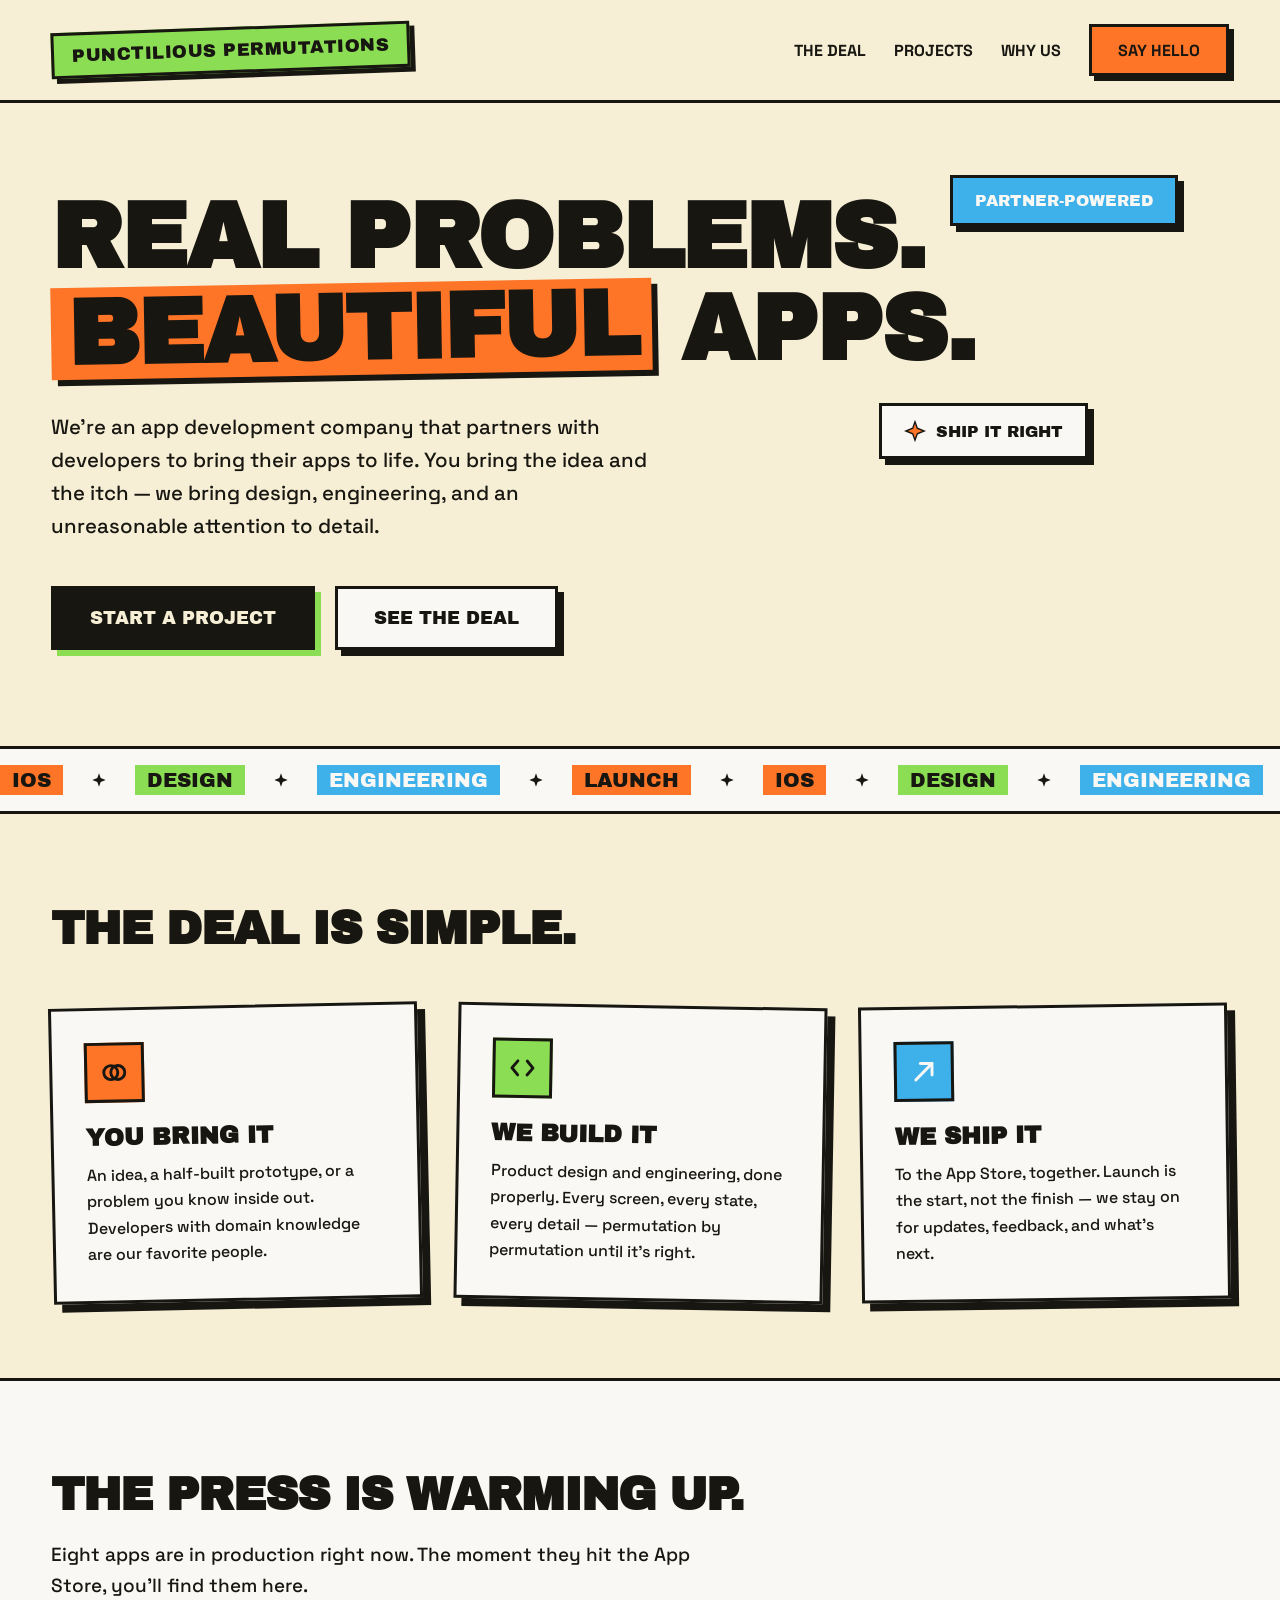
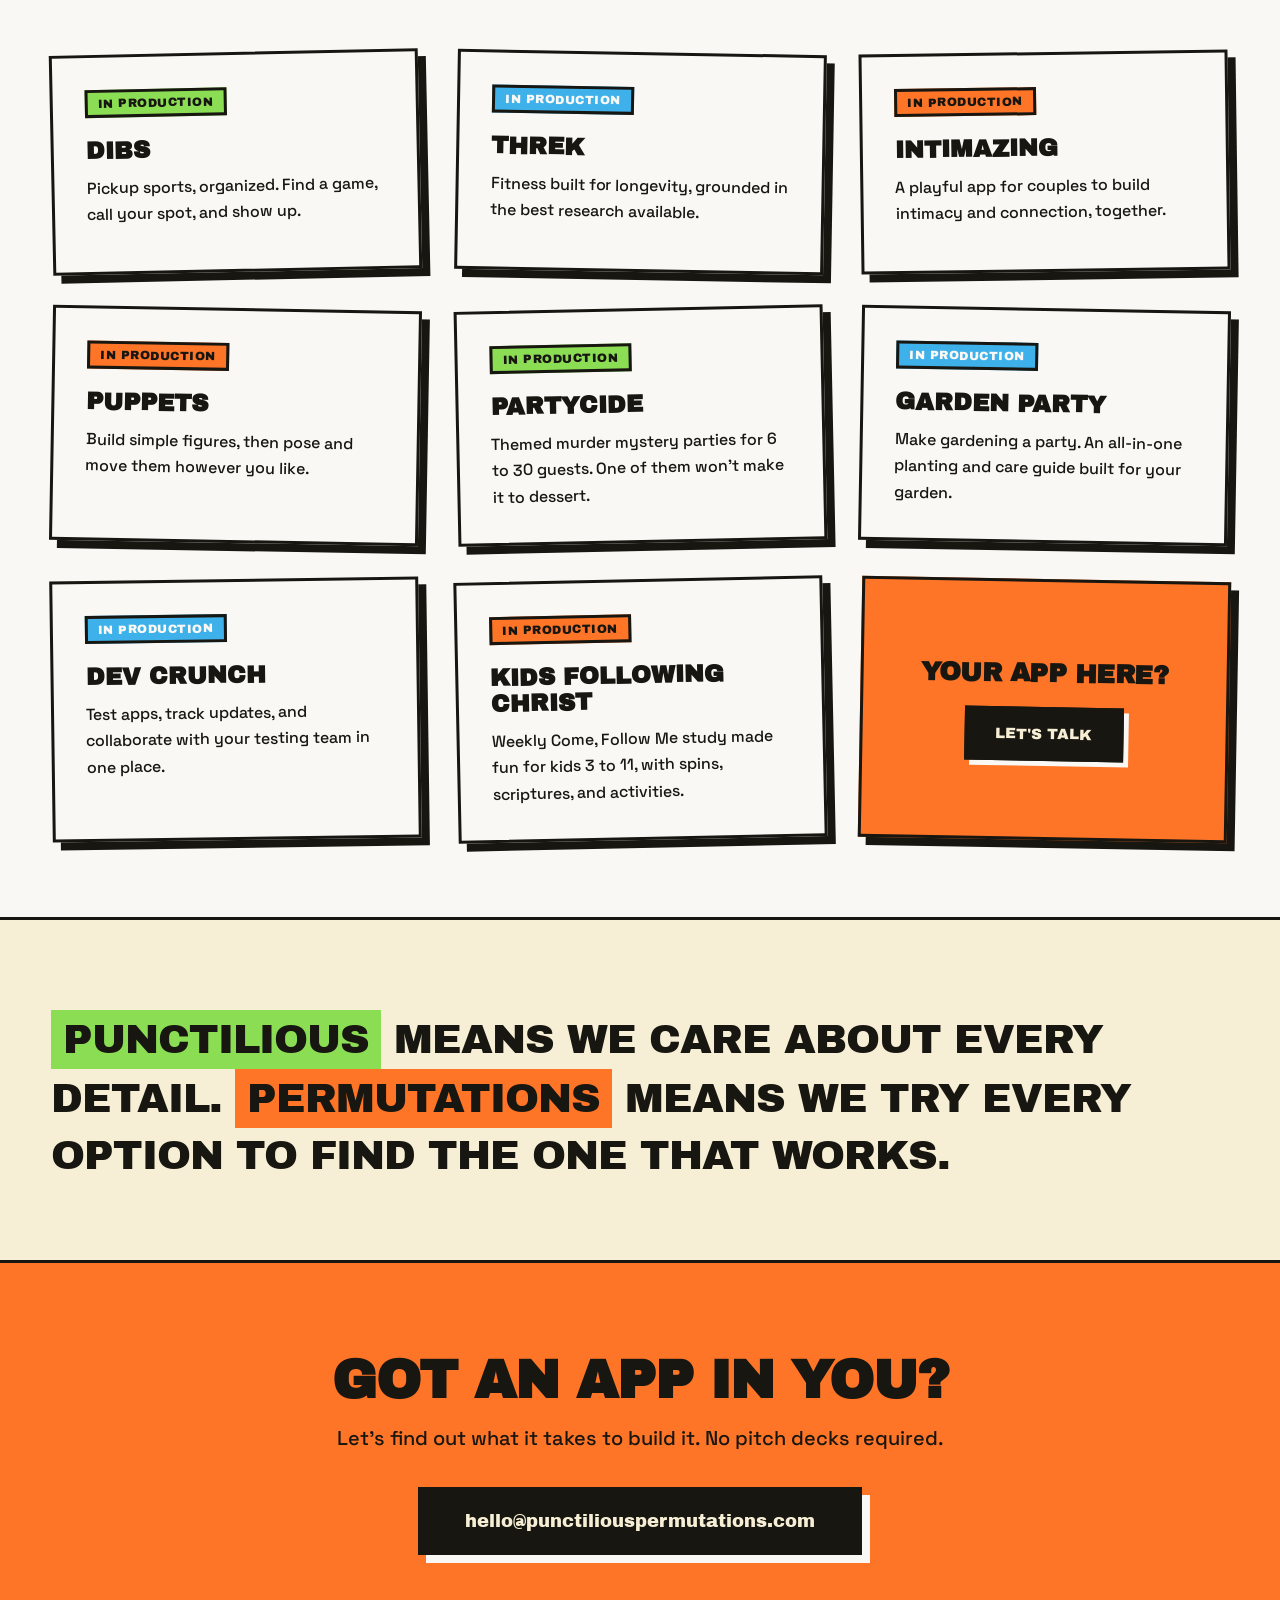
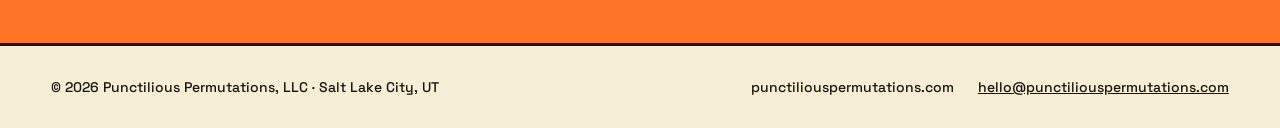
<file: index.html>
<!doctype html>
<html lang="en">
<head>
  <meta charset="utf-8">
  <meta name="viewport" content="width=device-width, initial-scale=1">
  <title>Punctilious Permutations — App Development Company</title>
  <meta name="description" content="Punctilious Permutations is an app development company in Salt Lake City, UT. We partner with developers to bring their apps to life — real problems, beautiful apps.">
  <link rel="canonical" href="https://punctiliouspermutations.com/">
  <meta property="og:title" content="Punctilious Permutations — App Development Company">
  <meta property="og:description" content="We partner with developers to bring their apps to life. Real problems. Beautiful apps.">
  <meta property="og:url" content="https://punctiliouspermutations.com/">
  <meta property="og:type" content="website">
  <meta name="theme-color" content="#f4efdc">
  <link rel="icon" type="image/svg+xml" href="favicon.svg">
  <link rel="preconnect" href="https://fonts.googleapis.com">
  <link rel="preconnect" href="https://fonts.gstatic.com" crossorigin>
  <link rel="stylesheet" href="https://fonts.googleapis.com/css2?family=Archivo+Black&family=Space+Grotesk:wght@400;500;700&display=swap">
  <link rel="stylesheet" href="style.css">
</head>
<body>

<header class="nav">
  <div class="nav-logo">Punctilious Permutations</div>
  <nav class="nav-links" aria-label="Main">
    <a href="#deal">The deal</a>
    <a href="#projects">Projects</a>
    <a href="#why">Why us</a>
    <a class="btn btn-nav" href="#contact">Say hello</a>
  </nav>
</header>

<main>
  <section class="hero">
    <div class="sticker sticker-sky hero-badge-1" aria-hidden="true">Partner-powered</div>
    <div class="sticker sticker-paper hero-badge-2" aria-hidden="true">
      <svg width="22" height="22" viewBox="0 0 24 24" fill="none" xmlns="http://www.w3.org/2000/svg"><path d="M12 2 L14.5 9 L22 12 L14.5 15 L12 22 L9.5 15 L2 12 L9.5 9 Z" fill="var(--orange)" stroke="var(--ink)" stroke-width="1.5"></path></svg>
      <span>Ship it right</span>
    </div>
    <h1>Real problems.<br><span class="highlight highlight-orange tilt">Beautiful</span> apps.</h1>
    <p class="hero-sub">We're an app development company that partners with developers to bring their apps to life. You bring the idea and the itch — we bring design, engineering, and an unreasonable attention to detail.</p>
    <div class="hero-actions">
      <a class="btn btn-dark" href="#contact">Start a project</a>
      <a class="btn btn-light" href="#deal">See the deal</a>
    </div>
  </section>

  <div class="ticker" aria-hidden="true">
    <div class="ticker-track">
      <div class="ticker-row">
        <span class="chip chip-orange">iOS</span><svg class="star" viewBox="0 0 24 24" xmlns="http://www.w3.org/2000/svg"><path d="M12 2 L14.5 9 L22 12 L14.5 15 L12 22 L9.5 15 L2 12 L9.5 9 Z"></path></svg><span class="chip chip-lime">Design</span><svg class="star" viewBox="0 0 24 24" xmlns="http://www.w3.org/2000/svg"><path d="M12 2 L14.5 9 L22 12 L14.5 15 L12 22 L9.5 15 L2 12 L9.5 9 Z"></path></svg><span class="chip chip-sky">Engineering</span><svg class="star" viewBox="0 0 24 24" xmlns="http://www.w3.org/2000/svg"><path d="M12 2 L14.5 9 L22 12 L14.5 15 L12 22 L9.5 15 L2 12 L9.5 9 Z"></path></svg><span class="chip chip-orange">Launch</span><svg class="star" viewBox="0 0 24 24" xmlns="http://www.w3.org/2000/svg"><path d="M12 2 L14.5 9 L22 12 L14.5 15 L12 22 L9.5 15 L2 12 L9.5 9 Z"></path></svg><span class="chip chip-orange">iOS</span><svg class="star" viewBox="0 0 24 24" xmlns="http://www.w3.org/2000/svg"><path d="M12 2 L14.5 9 L22 12 L14.5 15 L12 22 L9.5 15 L2 12 L9.5 9 Z"></path></svg><span class="chip chip-lime">Design</span><svg class="star" viewBox="0 0 24 24" xmlns="http://www.w3.org/2000/svg"><path d="M12 2 L14.5 9 L22 12 L14.5 15 L12 22 L9.5 15 L2 12 L9.5 9 Z"></path></svg><span class="chip chip-sky">Engineering</span><svg class="star" viewBox="0 0 24 24" xmlns="http://www.w3.org/2000/svg"><path d="M12 2 L14.5 9 L22 12 L14.5 15 L12 22 L9.5 15 L2 12 L9.5 9 Z"></path></svg><span class="chip chip-orange">Launch</span><svg class="star" viewBox="0 0 24 24" xmlns="http://www.w3.org/2000/svg"><path d="M12 2 L14.5 9 L22 12 L14.5 15 L12 22 L9.5 15 L2 12 L9.5 9 Z"></path></svg><span class="chip chip-orange">iOS</span><svg class="star" viewBox="0 0 24 24" xmlns="http://www.w3.org/2000/svg"><path d="M12 2 L14.5 9 L22 12 L14.5 15 L12 22 L9.5 15 L2 12 L9.5 9 Z"></path></svg><span class="chip chip-lime">Design</span><svg class="star" viewBox="0 0 24 24" xmlns="http://www.w3.org/2000/svg"><path d="M12 2 L14.5 9 L22 12 L14.5 15 L12 22 L9.5 15 L2 12 L9.5 9 Z"></path></svg><span class="chip chip-sky">Engineering</span><svg class="star" viewBox="0 0 24 24" xmlns="http://www.w3.org/2000/svg"><path d="M12 2 L14.5 9 L22 12 L14.5 15 L12 22 L9.5 15 L2 12 L9.5 9 Z"></path></svg><span class="chip chip-orange">Launch</span><svg class="star" viewBox="0 0 24 24" xmlns="http://www.w3.org/2000/svg"><path d="M12 2 L14.5 9 L22 12 L14.5 15 L12 22 L9.5 15 L2 12 L9.5 9 Z"></path></svg><span class="chip chip-orange">iOS</span><svg class="star" viewBox="0 0 24 24" xmlns="http://www.w3.org/2000/svg"><path d="M12 2 L14.5 9 L22 12 L14.5 15 L12 22 L9.5 15 L2 12 L9.5 9 Z"></path></svg><span class="chip chip-lime">Design</span><svg class="star" viewBox="0 0 24 24" xmlns="http://www.w3.org/2000/svg"><path d="M12 2 L14.5 9 L22 12 L14.5 15 L12 22 L9.5 15 L2 12 L9.5 9 Z"></path></svg><span class="chip chip-sky">Engineering</span><svg class="star" viewBox="0 0 24 24" xmlns="http://www.w3.org/2000/svg"><path d="M12 2 L14.5 9 L22 12 L14.5 15 L12 22 L9.5 15 L2 12 L9.5 9 Z"></path></svg><span class="chip chip-orange">Launch</span><svg class="star" viewBox="0 0 24 24" xmlns="http://www.w3.org/2000/svg"><path d="M12 2 L14.5 9 L22 12 L14.5 15 L12 22 L9.5 15 L2 12 L9.5 9 Z"></path></svg>
      </div>
      <div class="ticker-row">
        <span class="chip chip-orange">iOS</span><svg class="star" viewBox="0 0 24 24" xmlns="http://www.w3.org/2000/svg"><path d="M12 2 L14.5 9 L22 12 L14.5 15 L12 22 L9.5 15 L2 12 L9.5 9 Z"></path></svg><span class="chip chip-lime">Design</span><svg class="star" viewBox="0 0 24 24" xmlns="http://www.w3.org/2000/svg"><path d="M12 2 L14.5 9 L22 12 L14.5 15 L12 22 L9.5 15 L2 12 L9.5 9 Z"></path></svg><span class="chip chip-sky">Engineering</span><svg class="star" viewBox="0 0 24 24" xmlns="http://www.w3.org/2000/svg"><path d="M12 2 L14.5 9 L22 12 L14.5 15 L12 22 L9.5 15 L2 12 L9.5 9 Z"></path></svg><span class="chip chip-orange">Launch</span><svg class="star" viewBox="0 0 24 24" xmlns="http://www.w3.org/2000/svg"><path d="M12 2 L14.5 9 L22 12 L14.5 15 L12 22 L9.5 15 L2 12 L9.5 9 Z"></path></svg><span class="chip chip-orange">iOS</span><svg class="star" viewBox="0 0 24 24" xmlns="http://www.w3.org/2000/svg"><path d="M12 2 L14.5 9 L22 12 L14.5 15 L12 22 L9.5 15 L2 12 L9.5 9 Z"></path></svg><span class="chip chip-lime">Design</span><svg class="star" viewBox="0 0 24 24" xmlns="http://www.w3.org/2000/svg"><path d="M12 2 L14.5 9 L22 12 L14.5 15 L12 22 L9.5 15 L2 12 L9.5 9 Z"></path></svg><span class="chip chip-sky">Engineering</span><svg class="star" viewBox="0 0 24 24" xmlns="http://www.w3.org/2000/svg"><path d="M12 2 L14.5 9 L22 12 L14.5 15 L12 22 L9.5 15 L2 12 L9.5 9 Z"></path></svg><span class="chip chip-orange">Launch</span><svg class="star" viewBox="0 0 24 24" xmlns="http://www.w3.org/2000/svg"><path d="M12 2 L14.5 9 L22 12 L14.5 15 L12 22 L9.5 15 L2 12 L9.5 9 Z"></path></svg><span class="chip chip-orange">iOS</span><svg class="star" viewBox="0 0 24 24" xmlns="http://www.w3.org/2000/svg"><path d="M12 2 L14.5 9 L22 12 L14.5 15 L12 22 L9.5 15 L2 12 L9.5 9 Z"></path></svg><span class="chip chip-lime">Design</span><svg class="star" viewBox="0 0 24 24" xmlns="http://www.w3.org/2000/svg"><path d="M12 2 L14.5 9 L22 12 L14.5 15 L12 22 L9.5 15 L2 12 L9.5 9 Z"></path></svg><span class="chip chip-sky">Engineering</span><svg class="star" viewBox="0 0 24 24" xmlns="http://www.w3.org/2000/svg"><path d="M12 2 L14.5 9 L22 12 L14.5 15 L12 22 L9.5 15 L2 12 L9.5 9 Z"></path></svg><span class="chip chip-orange">Launch</span><svg class="star" viewBox="0 0 24 24" xmlns="http://www.w3.org/2000/svg"><path d="M12 2 L14.5 9 L22 12 L14.5 15 L12 22 L9.5 15 L2 12 L9.5 9 Z"></path></svg><span class="chip chip-orange">iOS</span><svg class="star" viewBox="0 0 24 24" xmlns="http://www.w3.org/2000/svg"><path d="M12 2 L14.5 9 L22 12 L14.5 15 L12 22 L9.5 15 L2 12 L9.5 9 Z"></path></svg><span class="chip chip-lime">Design</span><svg class="star" viewBox="0 0 24 24" xmlns="http://www.w3.org/2000/svg"><path d="M12 2 L14.5 9 L22 12 L14.5 15 L12 22 L9.5 15 L2 12 L9.5 9 Z"></path></svg><span class="chip chip-sky">Engineering</span><svg class="star" viewBox="0 0 24 24" xmlns="http://www.w3.org/2000/svg"><path d="M12 2 L14.5 9 L22 12 L14.5 15 L12 22 L9.5 15 L2 12 L9.5 9 Z"></path></svg><span class="chip chip-orange">Launch</span><svg class="star" viewBox="0 0 24 24" xmlns="http://www.w3.org/2000/svg"><path d="M12 2 L14.5 9 L22 12 L14.5 15 L12 22 L9.5 15 L2 12 L9.5 9 Z"></path></svg>
      </div>
    </div>
  </div>

  <section id="deal" class="section">
    <h2>The deal is simple.</h2>
    <div class="cards">
      <article class="card tilt-l">
        <div class="card-icon icon-orange">
          <svg width="28" height="28" viewBox="0 0 24 24" fill="none" xmlns="http://www.w3.org/2000/svg"><circle cx="9" cy="12" r="6" stroke="var(--ink)" stroke-width="2.5"></circle><circle cx="15" cy="12" r="6" stroke="var(--ink)" stroke-width="2.5"></circle></svg>
        </div>
        <h3>You bring it</h3>
        <p>An idea, a half-built prototype, or a problem you know inside out. Developers with domain knowledge are our favorite people.</p>
      </article>
      <article class="card tilt-r">
        <div class="card-icon icon-lime">
          <svg width="28" height="28" viewBox="0 0 24 24" fill="none" xmlns="http://www.w3.org/2000/svg"><path d="M8 6 L3 12 L8 18" stroke="var(--ink)" stroke-width="2.5" stroke-linecap="round" stroke-linejoin="round"></path><path d="M16 6 L21 12 L16 18" stroke="var(--ink)" stroke-width="2.5" stroke-linecap="round" stroke-linejoin="round"></path></svg>
        </div>
        <h3>We build it</h3>
        <p>Product design and engineering, done properly. Every screen, every state, every detail — permutation by permutation until it's right.</p>
      </article>
      <article class="card tilt-l2">
        <div class="card-icon icon-sky">
          <svg width="28" height="28" viewBox="0 0 24 24" fill="none" xmlns="http://www.w3.org/2000/svg"><path d="M5 19 L19 5" stroke="var(--paper)" stroke-width="2.5" stroke-linecap="round"></path><path d="M9 5 L19 5 L19 15" stroke="var(--paper)" stroke-width="2.5" stroke-linecap="round" stroke-linejoin="round"></path></svg>
        </div>
        <h3>We ship it</h3>
        <p>To the App Store, together. Launch is the start, not the finish — we stay on for updates, feedback, and what's next.</p>
      </article>
    </div>
  </section>

  <section id="projects" class="section section-band">
    <h2>The press is warming up.</h2>
    <p class="section-sub">Eight apps are in production right now. The moment they hit the App Store, you'll find them here.</p>
    <div class="cards">
      <article class="card app-card tilt-l">
        <span class="app-tag tag-lime">In production</span>
        <h3>Dibs</h3>
        <p>Pickup sports, organized. Find a game, call your spot, and show up.</p>
      </article>
      <article class="card app-card tilt-r">
        <span class="app-tag tag-sky">In production</span>
        <h3>Threk</h3>
        <p>Fitness built for longevity, grounded in the best research available.</p>
      </article>
      <article class="card app-card tilt-l2">
        <span class="app-tag tag-orange">In production</span>
        <h3>Intimazing</h3>
        <p>A playful app for couples to build intimacy and connection, together.</p>
      </article>
      <article class="card app-card tilt-r">
        <span class="app-tag tag-orange">In production</span>
        <h3>Puppets</h3>
        <p>Build simple figures, then pose and move them however you like.</p>
      </article>
      <article class="card app-card tilt-l">
        <span class="app-tag tag-lime">In production</span>
        <h3>Partycide</h3>
        <p>Themed murder mystery parties for 6 to 30 guests. One of them won't make it to dessert.</p>
      </article>
      <article class="card app-card tilt-r">
        <span class="app-tag tag-sky">In production</span>
        <h3>Garden Party</h3>
        <p>Make gardening a party. An all-in-one planting and care guide built for your garden.</p>
      </article>
      <article class="card app-card tilt-l2">
        <span class="app-tag tag-sky">In production</span>
        <h3>Dev Crunch</h3>
        <p>Test apps, track updates, and collaborate with your testing team in one place.</p>
      </article>
      <article class="card app-card tilt-l">
        <span class="app-tag tag-orange">In production</span>
        <h3>Kids Following Christ</h3>
        <p>Weekly Come, Follow Me study made fun for kids 3 to 11, with spins, scriptures, and activities.</p>
      </article>
      <div class="card card-orange tilt-r your-app">
        <h3>Your app here?</h3>
        <a class="btn btn-dark btn-small" href="#contact">Let's talk</a>
      </div>
    </div>
  </section>

  <section id="why" class="section">
    <p class="statement">
      <span class="highlight highlight-lime">Punctilious</span> means we care about every detail. <span class="highlight highlight-orange">Permutations</span> means we try every option to find the one that works.
    </p>
  </section>

  <section id="contact" class="contact">
    <h2>Got an app in you?</h2>
    <p>Let's find out what it takes to build it. No pitch decks required.</p>
    <a class="btn btn-dark btn-email" href="mailto:hello@punctiliouspermutations.com">hello@punctiliouspermutations.com</a>
  </section>
</main>

<footer class="footer">
  <div>© 2026 Punctilious Permutations, LLC · Salt Lake City, UT</div>
  <div class="footer-links">
    <span>punctiliouspermutations.com</span>
    <a href="mailto:hello@punctiliouspermutations.com">hello@punctiliouspermutations.com</a>
  </div>
</footer>

</body>
</html>
</file>
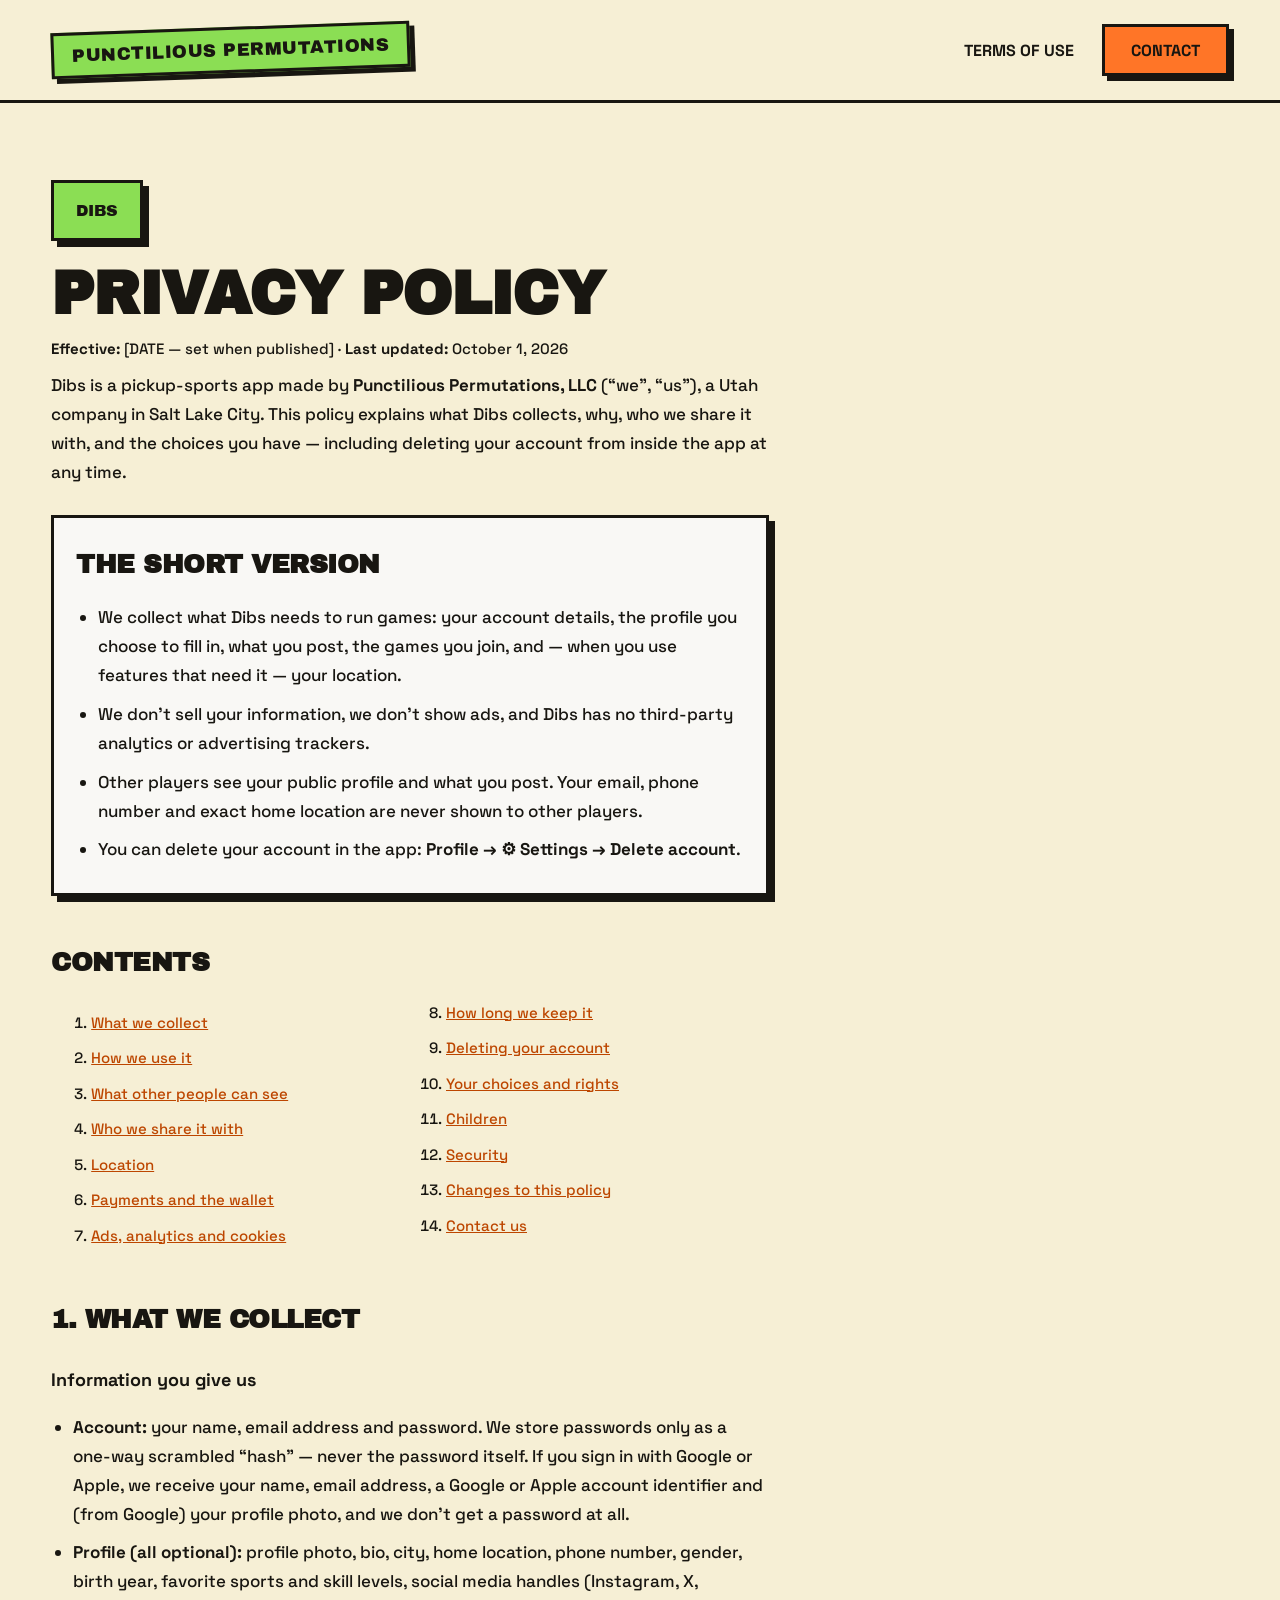
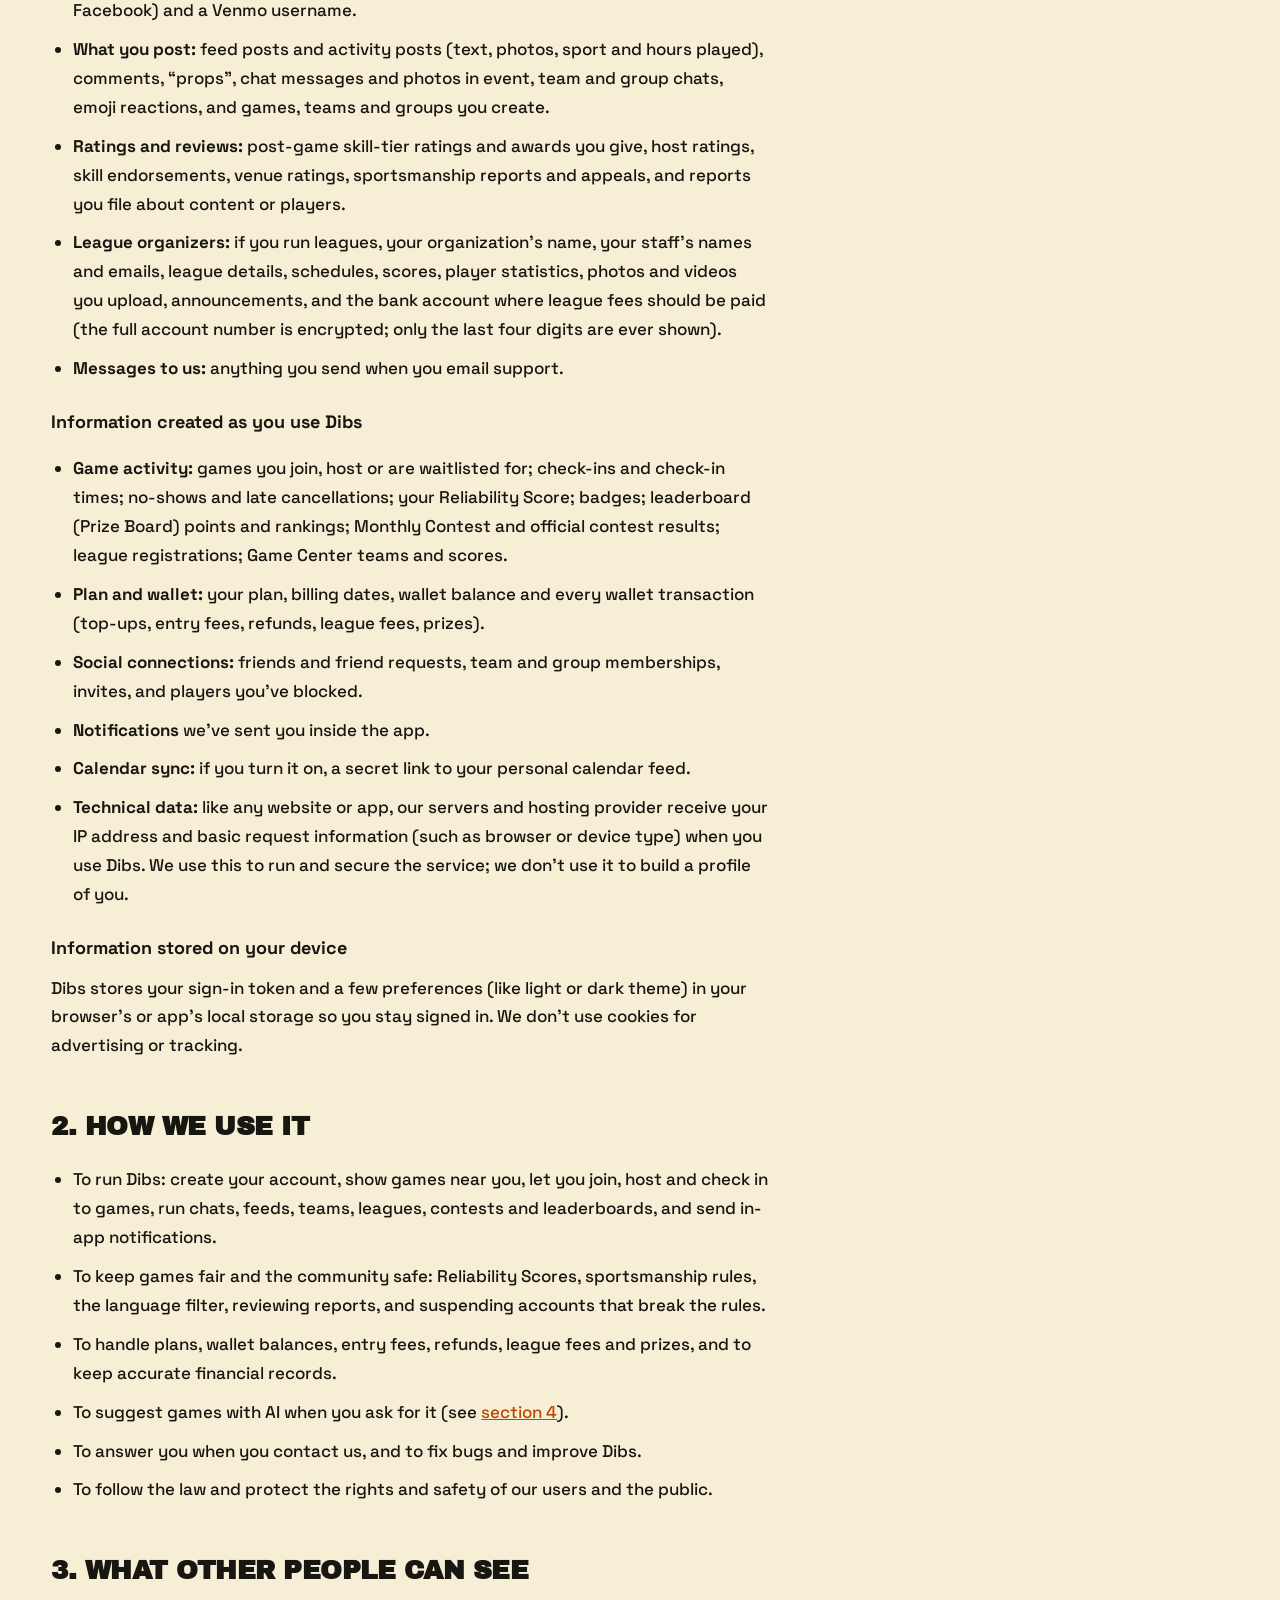
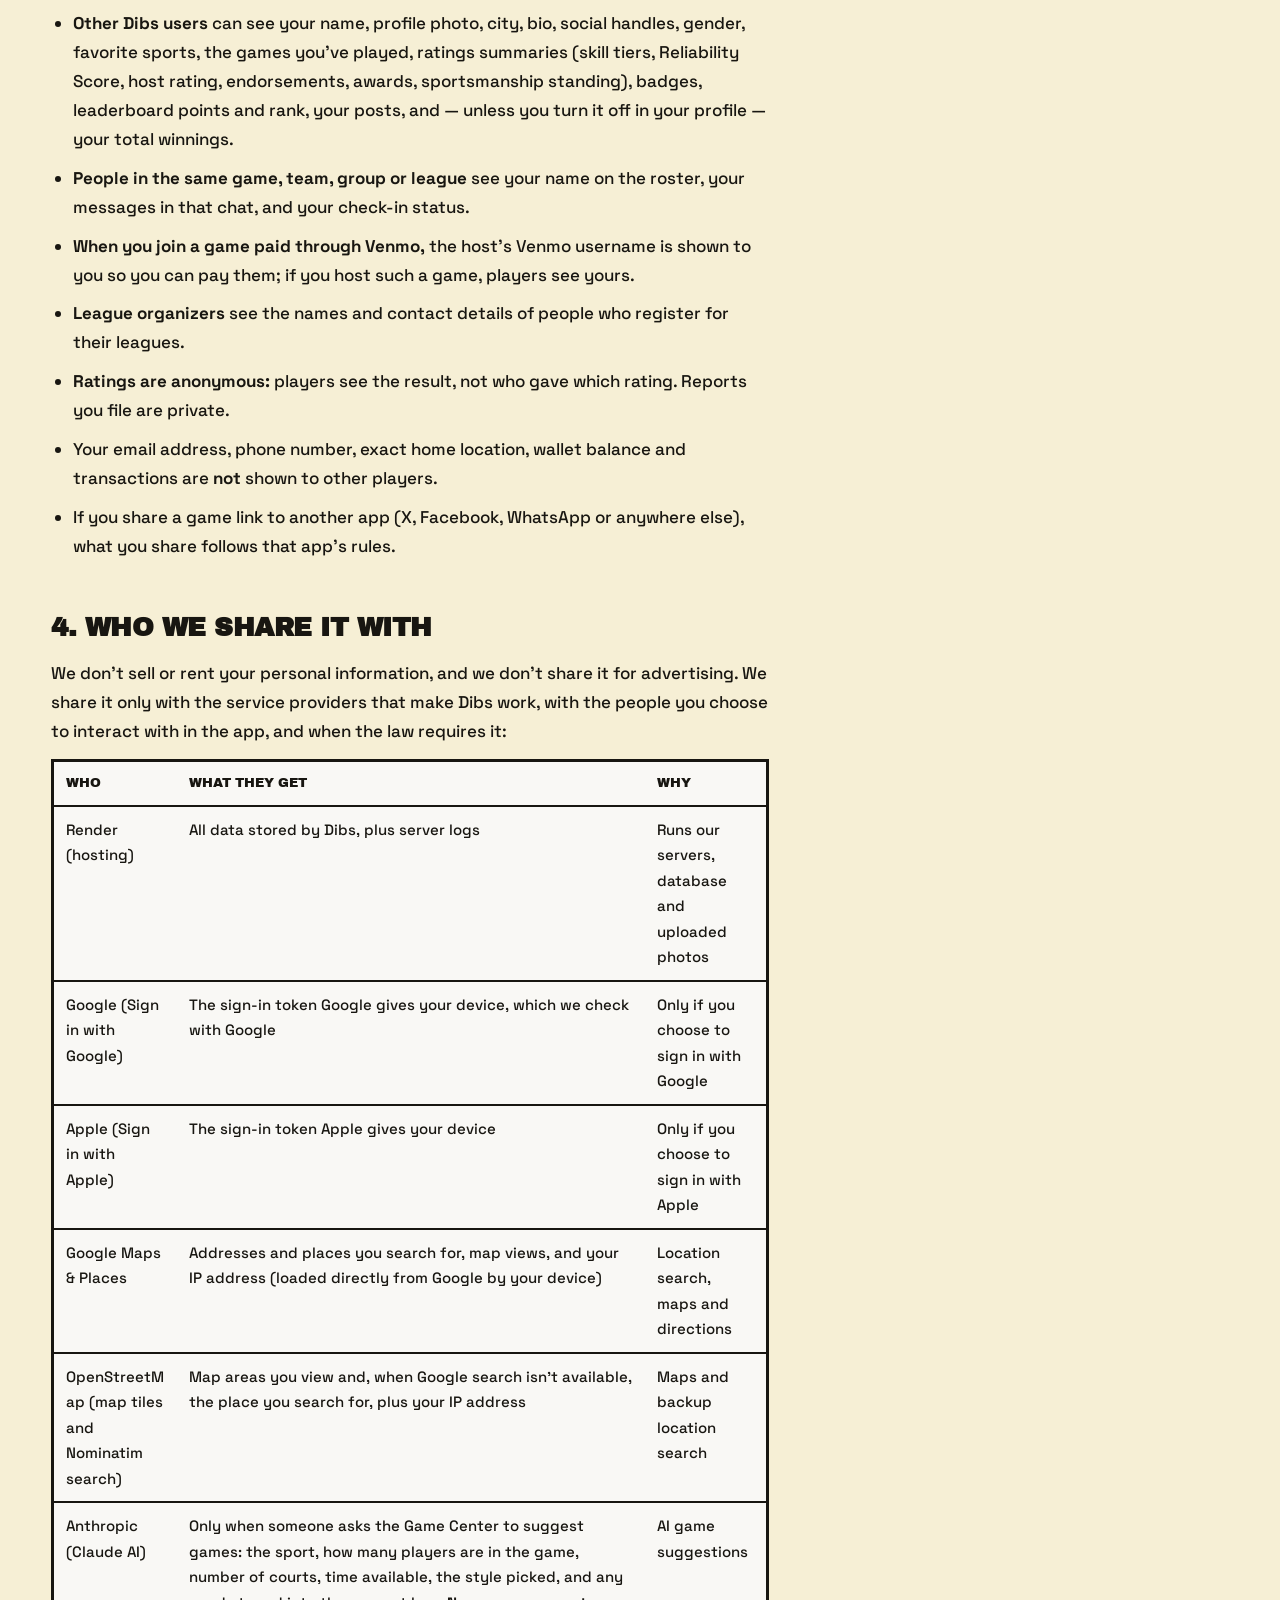
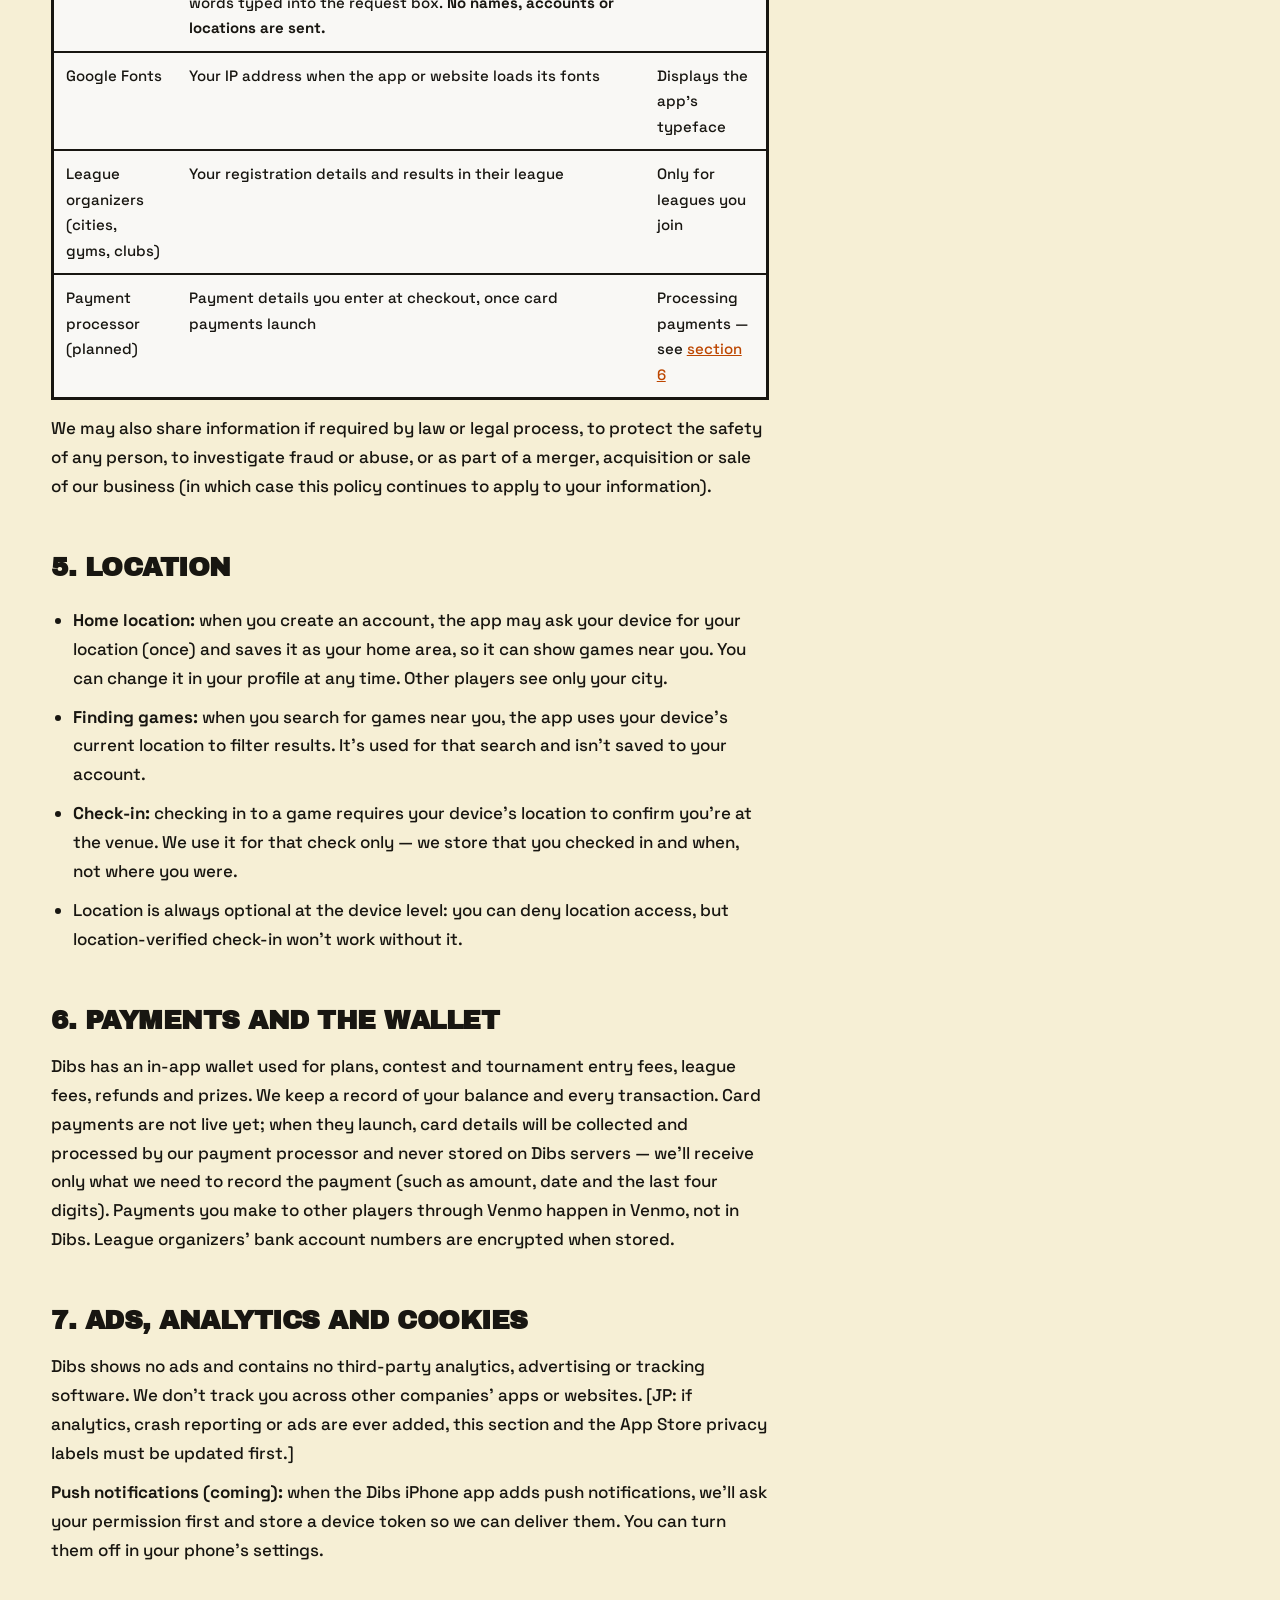
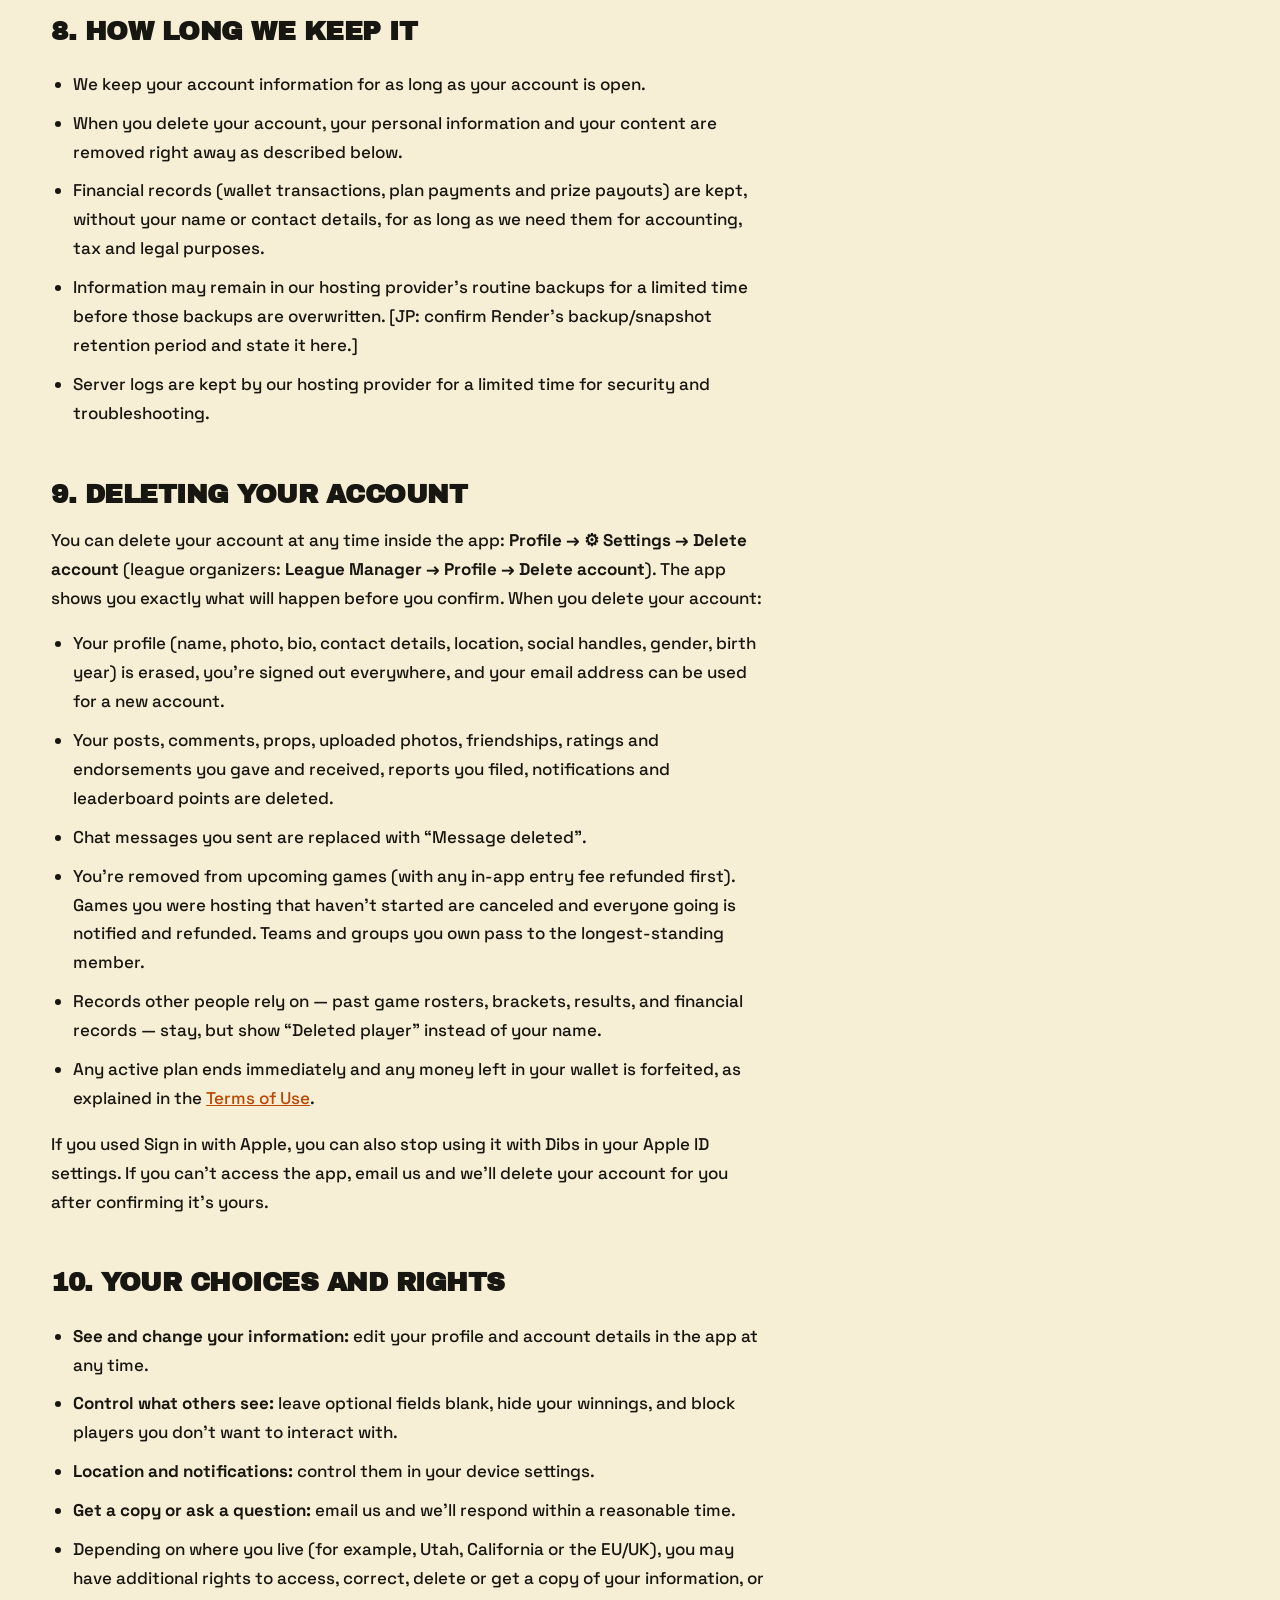
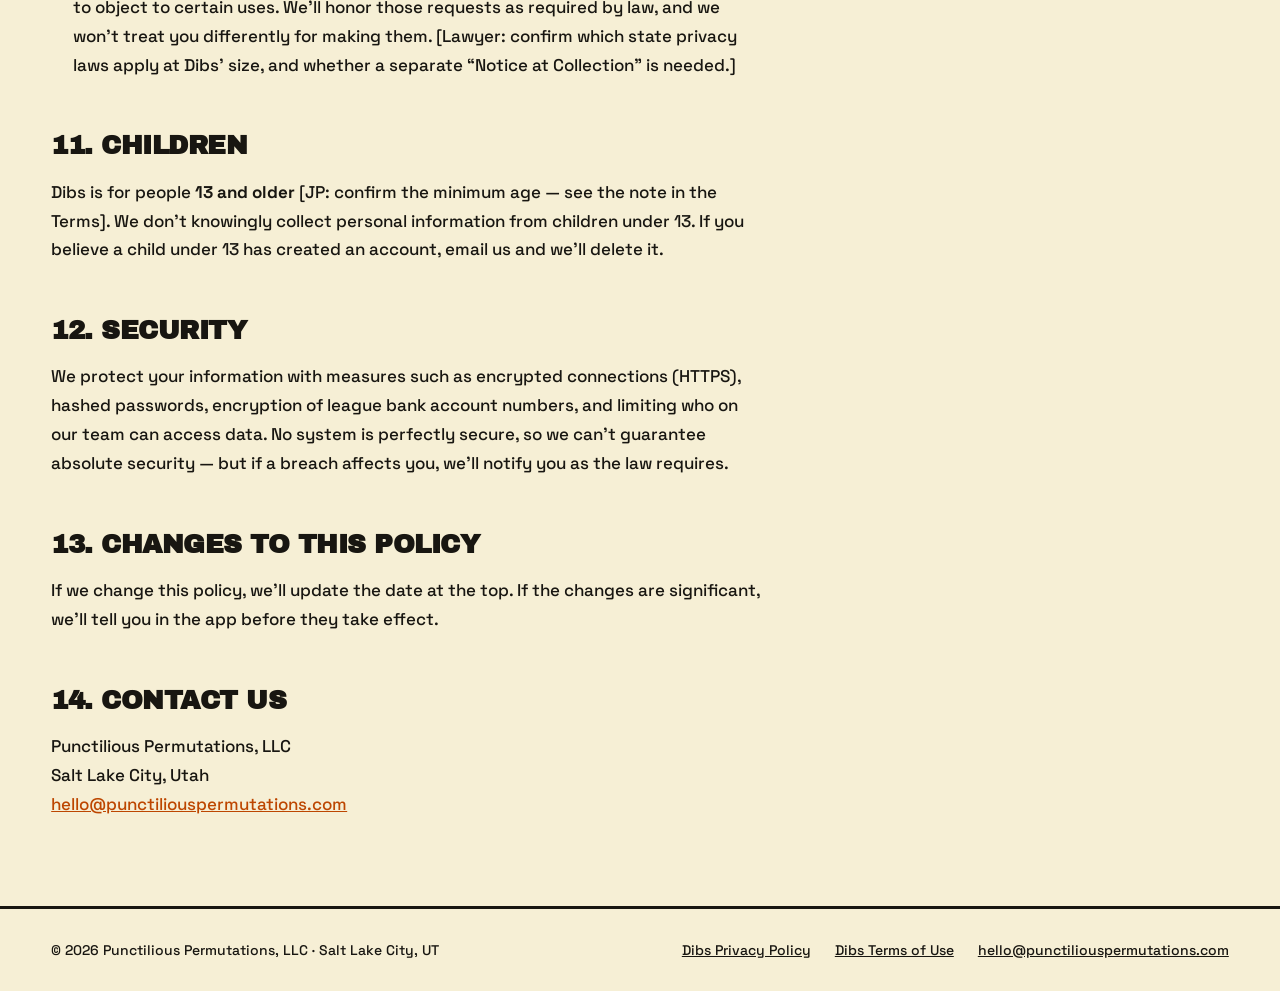
<file: dibs/privacy.html>
<!-- DRAFT — review with a lawyer. Not legal advice. Written from an audit of the Dibs code on 2026-10-01; re-check it whenever the app starts collecting something new (card payments, push notifications, analytics). -->
<!doctype html>
<html lang="en">
<head>
  <meta charset="utf-8">
  <meta name="viewport" content="width=device-width, initial-scale=1">
  <title>Dibs Privacy Policy — Punctilious Permutations</title>
  <meta name="description" content="How the Dibs pickup-sports app collects, uses and shares your information, and how to delete your account.">
  <link rel="canonical" href="https://punctiliouspermutations.com/dibs/privacy">
  <meta name="theme-color" content="#f4efdc">
  <link rel="icon" type="image/svg+xml" href="../favicon.svg">
  <link rel="preconnect" href="https://fonts.googleapis.com">
  <link rel="preconnect" href="https://fonts.gstatic.com" crossorigin>
  <link rel="stylesheet" href="https://fonts.googleapis.com/css2?family=Archivo+Black&family=Space+Grotesk:wght@400;500;700&display=swap">
  <link rel="stylesheet" href="../style.css">
</head>
<body>

<header class="nav">
  <div class="nav-logo"><a href="../">Punctilious Permutations</a></div>
  <nav class="nav-links" aria-label="Dibs legal">
    <a href="terms">Terms of Use</a>
    <a class="btn btn-nav" href="mailto:hello@punctiliouspermutations.com">Contact</a>
  </nav>
</header>

<main class="legal">
  <div class="sticker sticker-lime">Dibs</div>
  <h1>Privacy Policy</h1>
  <p class="legal-meta"><strong>Effective:</strong> [DATE — set when published] · <strong>Last updated:</strong> October 1, 2026</p>

  <p>Dibs is a pickup-sports app made by <strong>Punctilious Permutations, LLC</strong> (“we”, “us”), a Utah company in Salt Lake City. This policy explains what Dibs collects, why, who we share it with, and the choices you have — including deleting your account from inside the app at any time.</p>

  <div class="legal-summary">
    <h2>The short version</h2>
    <ul>
      <li>We collect what Dibs needs to run games: your account details, the profile you choose to fill in, what you post, the games you join, and — when you use features that need it — your location.</li>
      <li>We don't sell your information, we don't show ads, and Dibs has no third-party analytics or advertising trackers.</li>
      <li>Other players see your public profile and what you post. Your email, phone number and exact home location are never shown to other players.</li>
      <li>You can delete your account in the app: <strong>Profile → ⚙ Settings → Delete account</strong>.</li>
    </ul>
  </div>

  <h2>Contents</h2>
  <ol class="legal-toc">
    <li><a href="#collect">What we collect</a></li>
    <li><a href="#use">How we use it</a></li>
    <li><a href="#visible">What other people can see</a></li>
    <li><a href="#share">Who we share it with</a></li>
    <li><a href="#location">Location</a></li>
    <li><a href="#payments">Payments and the wallet</a></li>
    <li><a href="#tracking">Ads, analytics and cookies</a></li>
    <li><a href="#retention">How long we keep it</a></li>
    <li><a href="#delete">Deleting your account</a></li>
    <li><a href="#choices">Your choices and rights</a></li>
    <li><a href="#children">Children</a></li>
    <li><a href="#security">Security</a></li>
    <li><a href="#changes">Changes to this policy</a></li>
    <li><a href="#contact">Contact us</a></li>
  </ol>

  <h2 id="collect">1. What we collect</h2>

  <h3>Information you give us</h3>
  <ul>
    <li><strong>Account:</strong> your name, email address and password. We store passwords only as a one-way scrambled “hash” — never the password itself. If you sign in with Google or Apple, we receive your name, email address, a Google or Apple account identifier and (from Google) your profile photo, and we don't get a password at all.</li>
    <li><strong>Profile (all optional):</strong> profile photo, bio, city, home location, phone number, gender, birth year, favorite sports and skill levels, social media handles (Instagram, X, Facebook) and a Venmo username.</li>
    <li><strong>What you post:</strong> feed posts and activity posts (text, photos, sport and hours played), comments, “props”, chat messages and photos in event, team and group chats, emoji reactions, and games, teams and groups you create.</li>
    <li><strong>Ratings and reviews:</strong> post-game skill-tier ratings and awards you give, host ratings, skill endorsements, venue ratings, sportsmanship reports and appeals, and reports you file about content or players.</li>
    <li><strong>League organizers:</strong> if you run leagues, your organization's name, your staff's names and emails, league details, schedules, scores, player statistics, photos and videos you upload, announcements, and the bank account where league fees should be paid (the full account number is encrypted; only the last four digits are ever shown).</li>
    <li><strong>Messages to us:</strong> anything you send when you email support.</li>
  </ul>

  <h3>Information created as you use Dibs</h3>
  <ul>
    <li><strong>Game activity:</strong> games you join, host or are waitlisted for; check-ins and check-in times; no-shows and late cancellations; your Reliability Score; badges; leaderboard (Prize Board) points and rankings; Monthly Contest and official contest results; league registrations; Game Center teams and scores.</li>
    <li><strong>Plan and wallet:</strong> your plan, billing dates, wallet balance and every wallet transaction (top-ups, entry fees, refunds, league fees, prizes).</li>
    <li><strong>Social connections:</strong> friends and friend requests, team and group memberships, invites, and players you've blocked.</li>
    <li><strong>Notifications</strong> we've sent you inside the app.</li>
    <li><strong>Calendar sync:</strong> if you turn it on, a secret link to your personal calendar feed.</li>
    <li><strong>Technical data:</strong> like any website or app, our servers and hosting provider receive your IP address and basic request information (such as browser or device type) when you use Dibs. We use this to run and secure the service; we don't use it to build a profile of you.</li>
  </ul>

  <h3>Information stored on your device</h3>
  <p>Dibs stores your sign-in token and a few preferences (like light or dark theme) in your browser's or app's local storage so you stay signed in. We don't use cookies for advertising or tracking.</p>

  <h2 id="use">2. How we use it</h2>
  <ul>
    <li>To run Dibs: create your account, show games near you, let you join, host and check in to games, run chats, feeds, teams, leagues, contests and leaderboards, and send in-app notifications.</li>
    <li>To keep games fair and the community safe: Reliability Scores, sportsmanship rules, the language filter, reviewing reports, and suspending accounts that break the rules.</li>
    <li>To handle plans, wallet balances, entry fees, refunds, league fees and prizes, and to keep accurate financial records.</li>
    <li>To suggest games with AI when you ask for it (see <a href="#share">section 4</a>).</li>
    <li>To answer you when you contact us, and to fix bugs and improve Dibs.</li>
    <li>To follow the law and protect the rights and safety of our users and the public.</li>
  </ul>

  <h2 id="visible">3. What other people can see</h2>
  <ul>
    <li><strong>Other Dibs users</strong> can see your name, profile photo, city, bio, social handles, gender, favorite sports, the games you've played, ratings summaries (skill tiers, Reliability Score, host rating, endorsements, awards, sportsmanship standing), badges, leaderboard points and rank, your posts, and — unless you turn it off in your profile — your total winnings.</li>
    <li><strong>People in the same game, team, group or league</strong> see your name on the roster, your messages in that chat, and your check-in status.</li>
    <li><strong>When you join a game paid through Venmo,</strong> the host's Venmo username is shown to you so you can pay them; if you host such a game, players see yours.</li>
    <li><strong>League organizers</strong> see the names and contact details of people who register for their leagues.</li>
    <li><strong>Ratings are anonymous:</strong> players see the result, not who gave which rating. Reports you file are private.</li>
    <li>Your email address, phone number, exact home location, wallet balance and transactions are <strong>not</strong> shown to other players.</li>
    <li>If you share a game link to another app (X, Facebook, WhatsApp or anywhere else), what you share follows that app's rules.</li>
  </ul>

  <h2 id="share">4. Who we share it with</h2>
  <p>We don't sell or rent your personal information, and we don't share it for advertising. We share it only with the service providers that make Dibs work, with the people you choose to interact with in the app, and when the law requires it:</p>
  <table>
    <thead><tr><th>Who</th><th>What they get</th><th>Why</th></tr></thead>
    <tbody>
      <tr><td>Render (hosting)</td><td>All data stored by Dibs, plus server logs</td><td>Runs our servers, database and uploaded photos</td></tr>
      <tr><td>Google (Sign in with Google)</td><td>The sign-in token Google gives your device, which we check with Google</td><td>Only if you choose to sign in with Google</td></tr>
      <tr><td>Apple (Sign in with Apple)</td><td>The sign-in token Apple gives your device</td><td>Only if you choose to sign in with Apple</td></tr>
      <tr><td>Google Maps &amp; Places</td><td>Addresses and places you search for, map views, and your IP address (loaded directly from Google by your device)</td><td>Location search, maps and directions</td></tr>
      <tr><td>OpenStreetMap (map tiles and Nominatim search)</td><td>Map areas you view and, when Google search isn't available, the place you search for, plus your IP address</td><td>Maps and backup location search</td></tr>
      <tr><td>Anthropic (Claude AI)</td><td>Only when someone asks the Game Center to suggest games: the sport, how many players are in the game, number of courts, time available, the style picked, and any words typed into the request box. <strong>No names, accounts or locations are sent.</strong></td><td>AI game suggestions</td></tr>
      <tr><td>Google Fonts</td><td>Your IP address when the app or website loads its fonts</td><td>Displays the app's typeface</td></tr>
      <tr><td>League organizers (cities, gyms, clubs)</td><td>Your registration details and results in their league</td><td>Only for leagues you join</td></tr>
      <tr><td>Payment processor (planned)</td><td>Payment details you enter at checkout, once card payments launch</td><td>Processing payments — see <a href="#payments">section 6</a></td></tr>
    </tbody>
  </table>
  <p>We may also share information if required by law or legal process, to protect the safety of any person, to investigate fraud or abuse, or as part of a merger, acquisition or sale of our business (in which case this policy continues to apply to your information).</p>

  <h2 id="location">5. Location</h2>
  <ul>
    <li><strong>Home location:</strong> when you create an account, the app may ask your device for your location (once) and saves it as your home area, so it can show games near you. You can change it in your profile at any time. Other players see only your city.</li>
    <li><strong>Finding games:</strong> when you search for games near you, the app uses your device's current location to filter results. It's used for that search and isn't saved to your account.</li>
    <li><strong>Check-in:</strong> checking in to a game requires your device's location to confirm you're at the venue. We use it for that check only — we store that you checked in and when, not where you were.</li>
    <li>Location is always optional at the device level: you can deny location access, but location-verified check-in won't work without it.</li>
  </ul>

  <h2 id="payments">6. Payments and the wallet</h2>
  <p>Dibs has an in-app wallet used for plans, contest and tournament entry fees, league fees, refunds and prizes. We keep a record of your balance and every transaction. Card payments are not live yet; when they launch, card details will be collected and processed by our payment processor and never stored on Dibs servers — we'll receive only what we need to record the payment (such as amount, date and the last four digits). Payments you make to other players through Venmo happen in Venmo, not in Dibs. League organizers' bank account numbers are encrypted when stored.</p>

  <h2 id="tracking">7. Ads, analytics and cookies</h2>
  <p>Dibs shows no ads and contains no third-party analytics, advertising or tracking software. We don't track you across other companies' apps or websites. [JP: if analytics, crash reporting or ads are ever added, this section and the App Store privacy labels must be updated first.]</p>
  <p><strong>Push notifications (coming):</strong> when the Dibs iPhone app adds push notifications, we'll ask your permission first and store a device token so we can deliver them. You can turn them off in your phone's settings.</p>

  <h2 id="retention">8. How long we keep it</h2>
  <ul>
    <li>We keep your account information for as long as your account is open.</li>
    <li>When you delete your account, your personal information and your content are removed right away as described below.</li>
    <li>Financial records (wallet transactions, plan payments and prize payouts) are kept, without your name or contact details, for as long as we need them for accounting, tax and legal purposes.</li>
    <li>Information may remain in our hosting provider's routine backups for a limited time before those backups are overwritten. [JP: confirm Render's backup/snapshot retention period and state it here.]</li>
    <li>Server logs are kept by our hosting provider for a limited time for security and troubleshooting.</li>
  </ul>

  <h2 id="delete">9. Deleting your account</h2>
  <p>You can delete your account at any time inside the app: <strong>Profile → ⚙ Settings → Delete account</strong> (league organizers: <strong>League Manager → Profile → Delete account</strong>). The app shows you exactly what will happen before you confirm. When you delete your account:</p>
  <ul>
    <li>Your profile (name, photo, bio, contact details, location, social handles, gender, birth year) is erased, you're signed out everywhere, and your email address can be used for a new account.</li>
    <li>Your posts, comments, props, uploaded photos, friendships, ratings and endorsements you gave and received, reports you filed, notifications and leaderboard points are deleted.</li>
    <li>Chat messages you sent are replaced with “Message deleted”.</li>
    <li>You're removed from upcoming games (with any in-app entry fee refunded first). Games you were hosting that haven't started are canceled and everyone going is notified and refunded. Teams and groups you own pass to the longest-standing member.</li>
    <li>Records other people rely on — past game rosters, brackets, results, and financial records — stay, but show “Deleted player” instead of your name.</li>
    <li>Any active plan ends immediately and any money left in your wallet is forfeited, as explained in the <a href="terms#wallet">Terms of Use</a>.</li>
  </ul>
  <p>If you used Sign in with Apple, you can also stop using it with Dibs in your Apple ID settings. If you can't access the app, email us and we'll delete your account for you after confirming it's yours.</p>

  <h2 id="choices">10. Your choices and rights</h2>
  <ul>
    <li><strong>See and change your information:</strong> edit your profile and account details in the app at any time.</li>
    <li><strong>Control what others see:</strong> leave optional fields blank, hide your winnings, and block players you don't want to interact with.</li>
    <li><strong>Location and notifications:</strong> control them in your device settings.</li>
    <li><strong>Get a copy or ask a question:</strong> email us and we'll respond within a reasonable time.</li>
    <li>Depending on where you live (for example, Utah, California or the EU/UK), you may have additional rights to access, correct, delete or get a copy of your information, or to object to certain uses. We'll honor those requests as required by law, and we won't treat you differently for making them. [Lawyer: confirm which state privacy laws apply at Dibs' size, and whether a separate “Notice at Collection” is needed.]</li>
  </ul>

  <h2 id="children">11. Children</h2>
  <p>Dibs is for people <strong>13 and older</strong> [JP: confirm the minimum age — see the note in the Terms]. We don't knowingly collect personal information from children under 13. If you believe a child under 13 has created an account, email us and we'll delete it.</p>

  <h2 id="security">12. Security</h2>
  <p>We protect your information with measures such as encrypted connections (HTTPS), hashed passwords, encryption of league bank account numbers, and limiting who on our team can access data. No system is perfectly secure, so we can't guarantee absolute security — but if a breach affects you, we'll notify you as the law requires.</p>

  <h2 id="changes">13. Changes to this policy</h2>
  <p>If we change this policy, we'll update the date at the top. If the changes are significant, we'll tell you in the app before they take effect.</p>

  <h2 id="contact">14. Contact us</h2>
  <p>Punctilious Permutations, LLC<br>Salt Lake City, Utah<br><a href="mailto:hello@punctiliouspermutations.com">hello@punctiliouspermutations.com</a></p>
</main>

<footer class="footer">
  <div>© 2026 Punctilious Permutations, LLC · Salt Lake City, UT</div>
  <div class="footer-links">
    <a href="privacy">Dibs Privacy Policy</a>
    <a href="terms">Dibs Terms of Use</a>
    <a href="mailto:hello@punctiliouspermutations.com">hello@punctiliouspermutations.com</a>
  </div>
</footer>

</body>
</html>
</file>
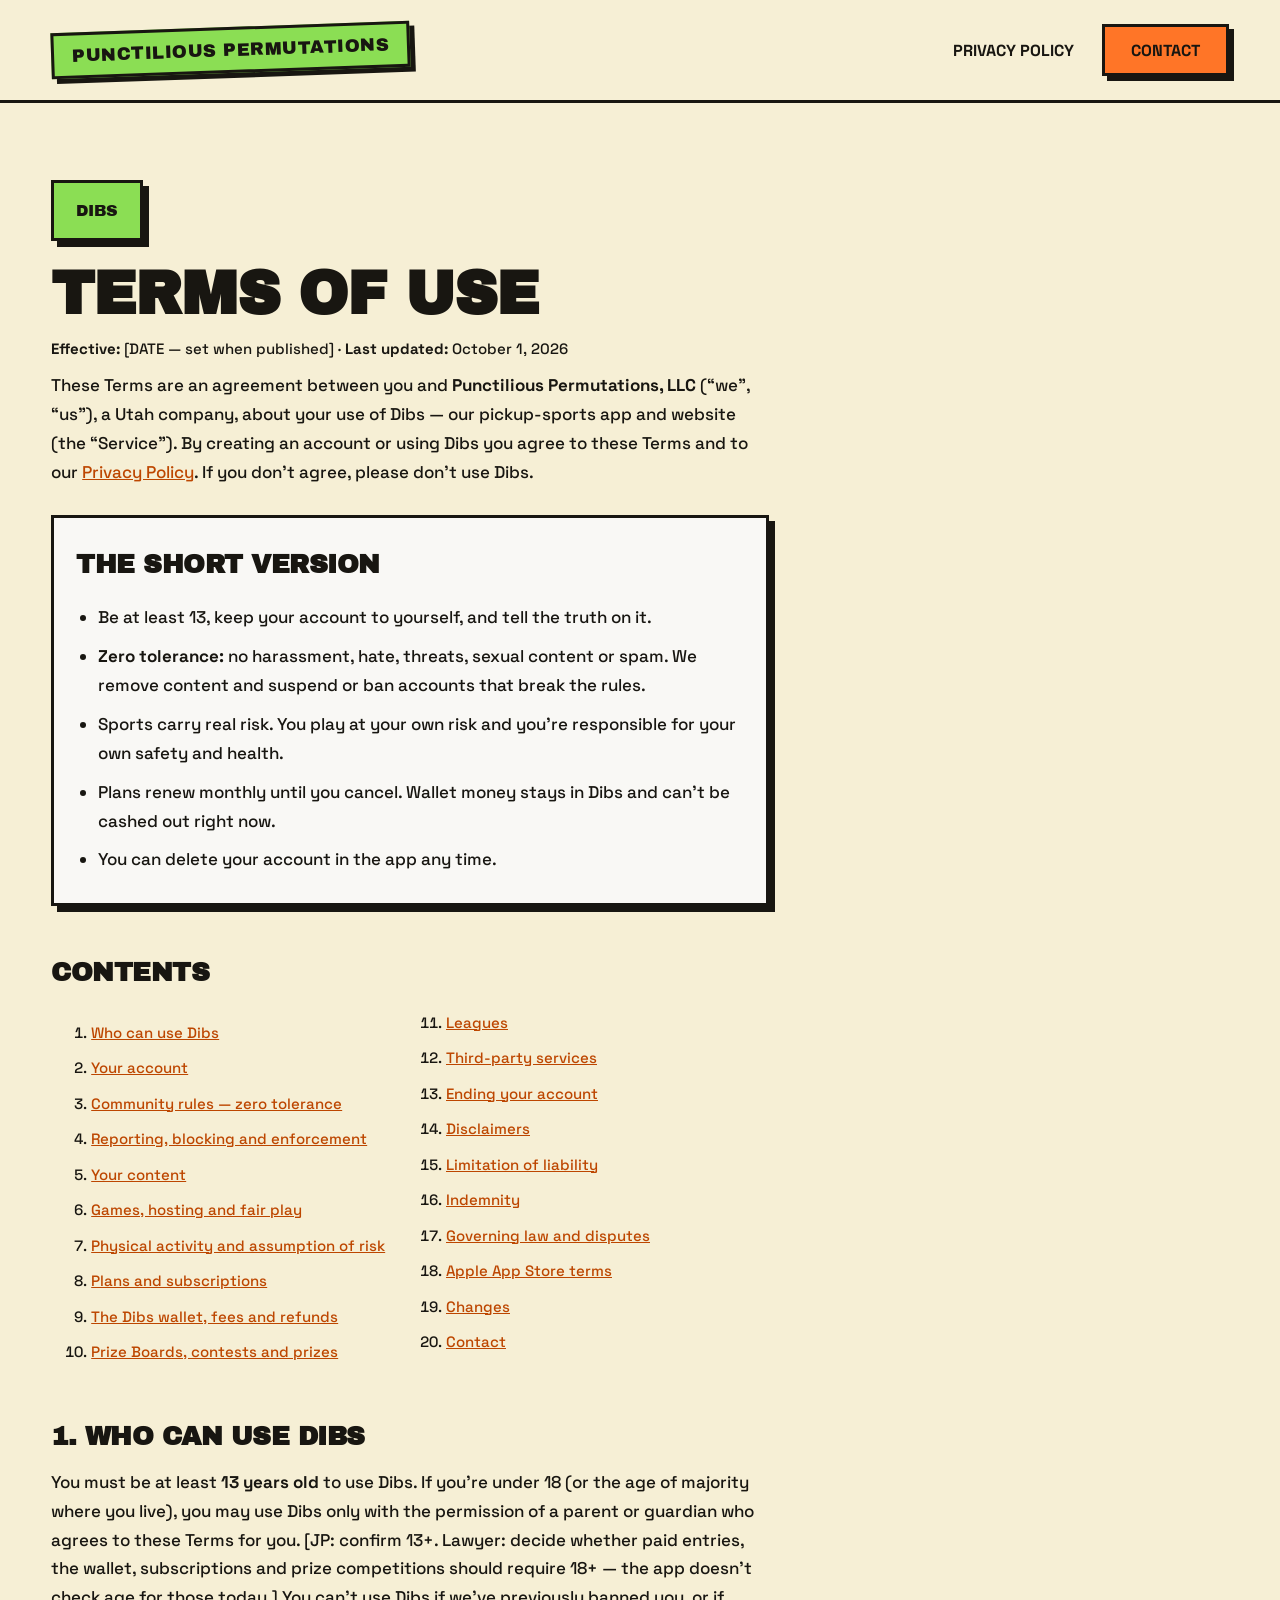
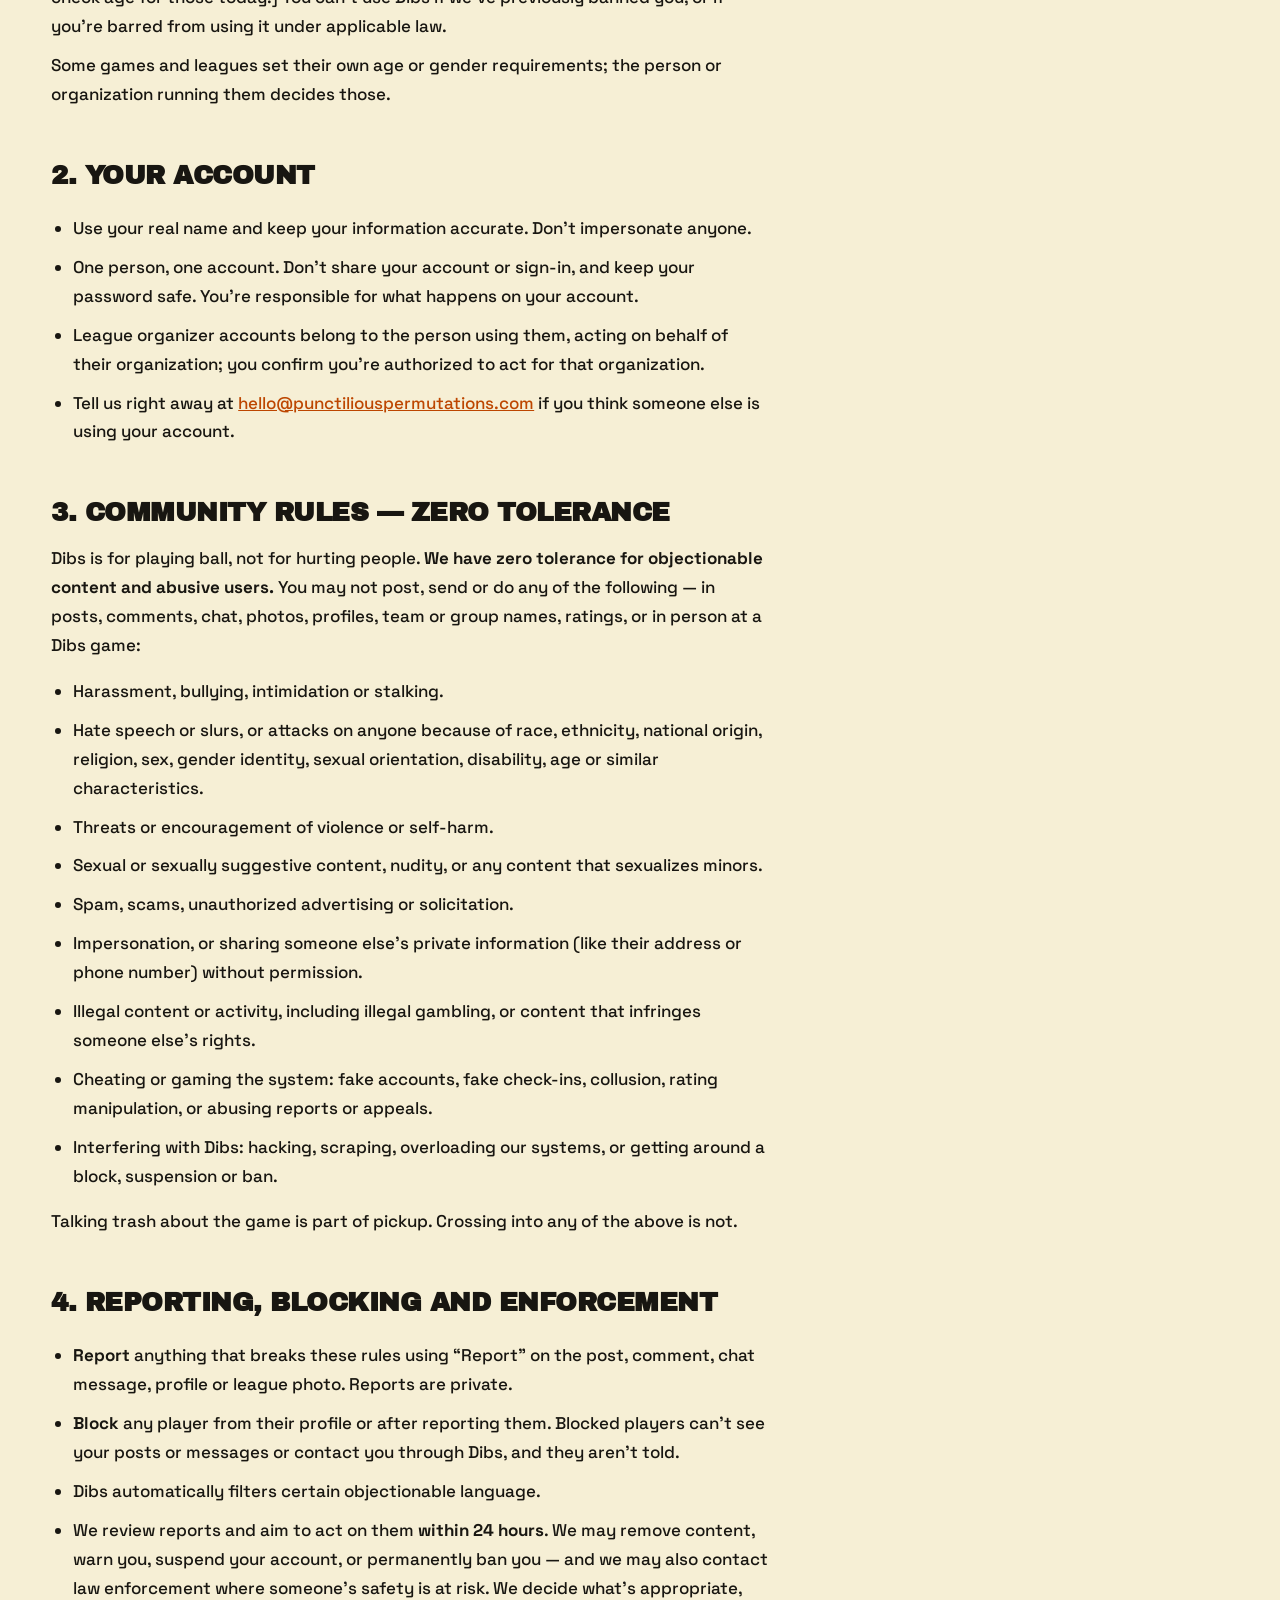
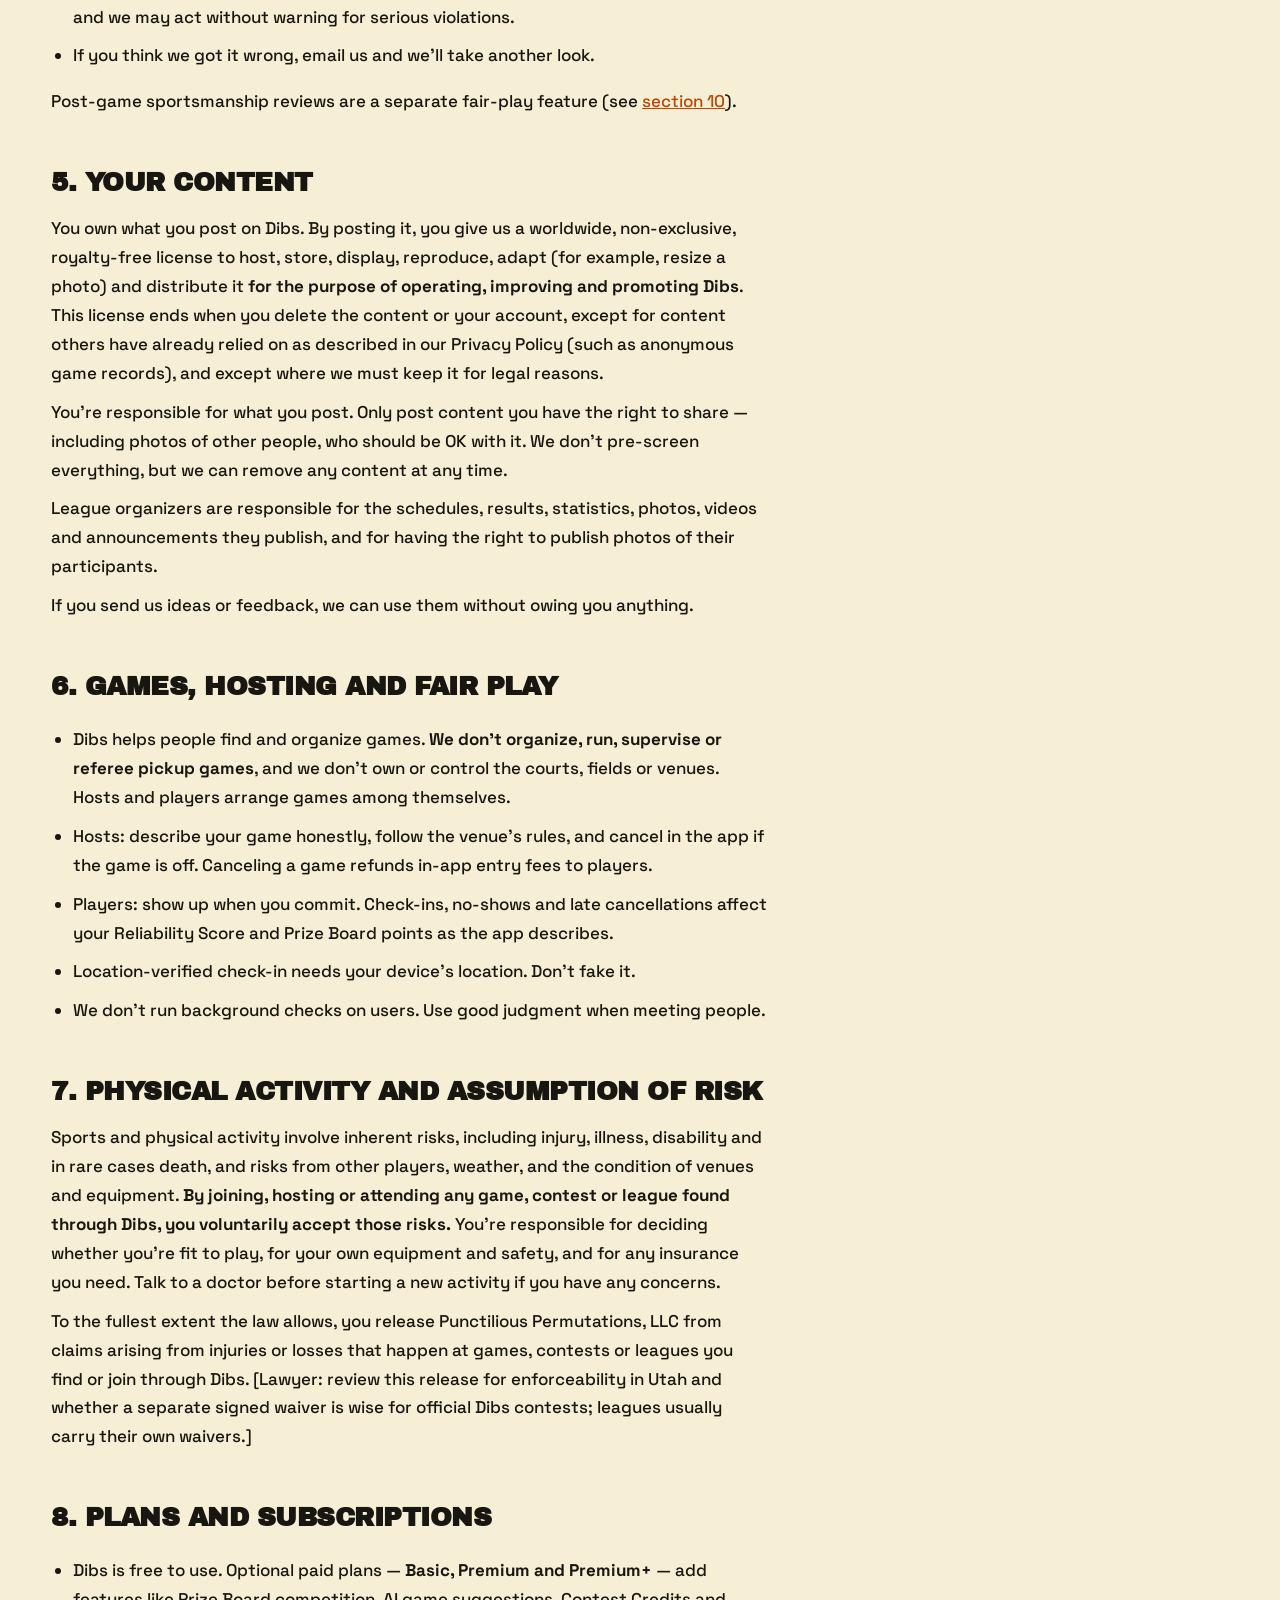
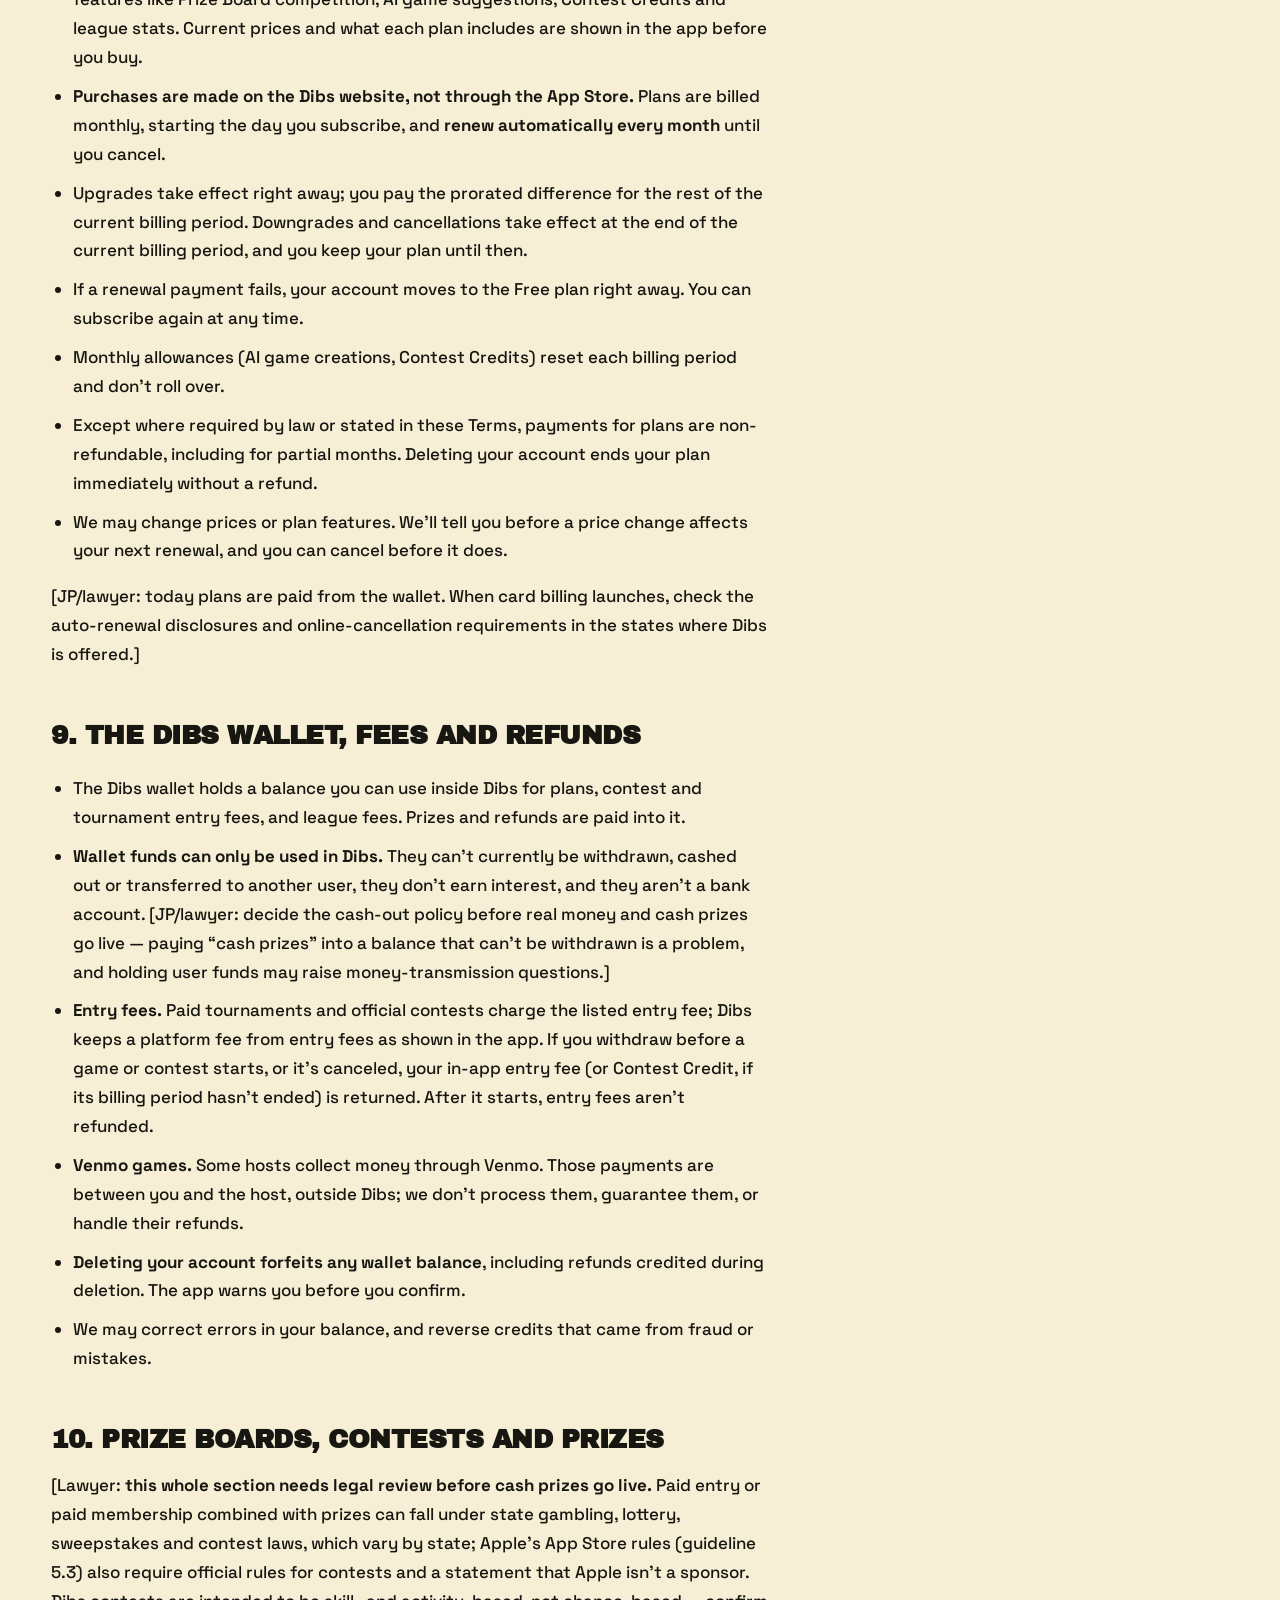
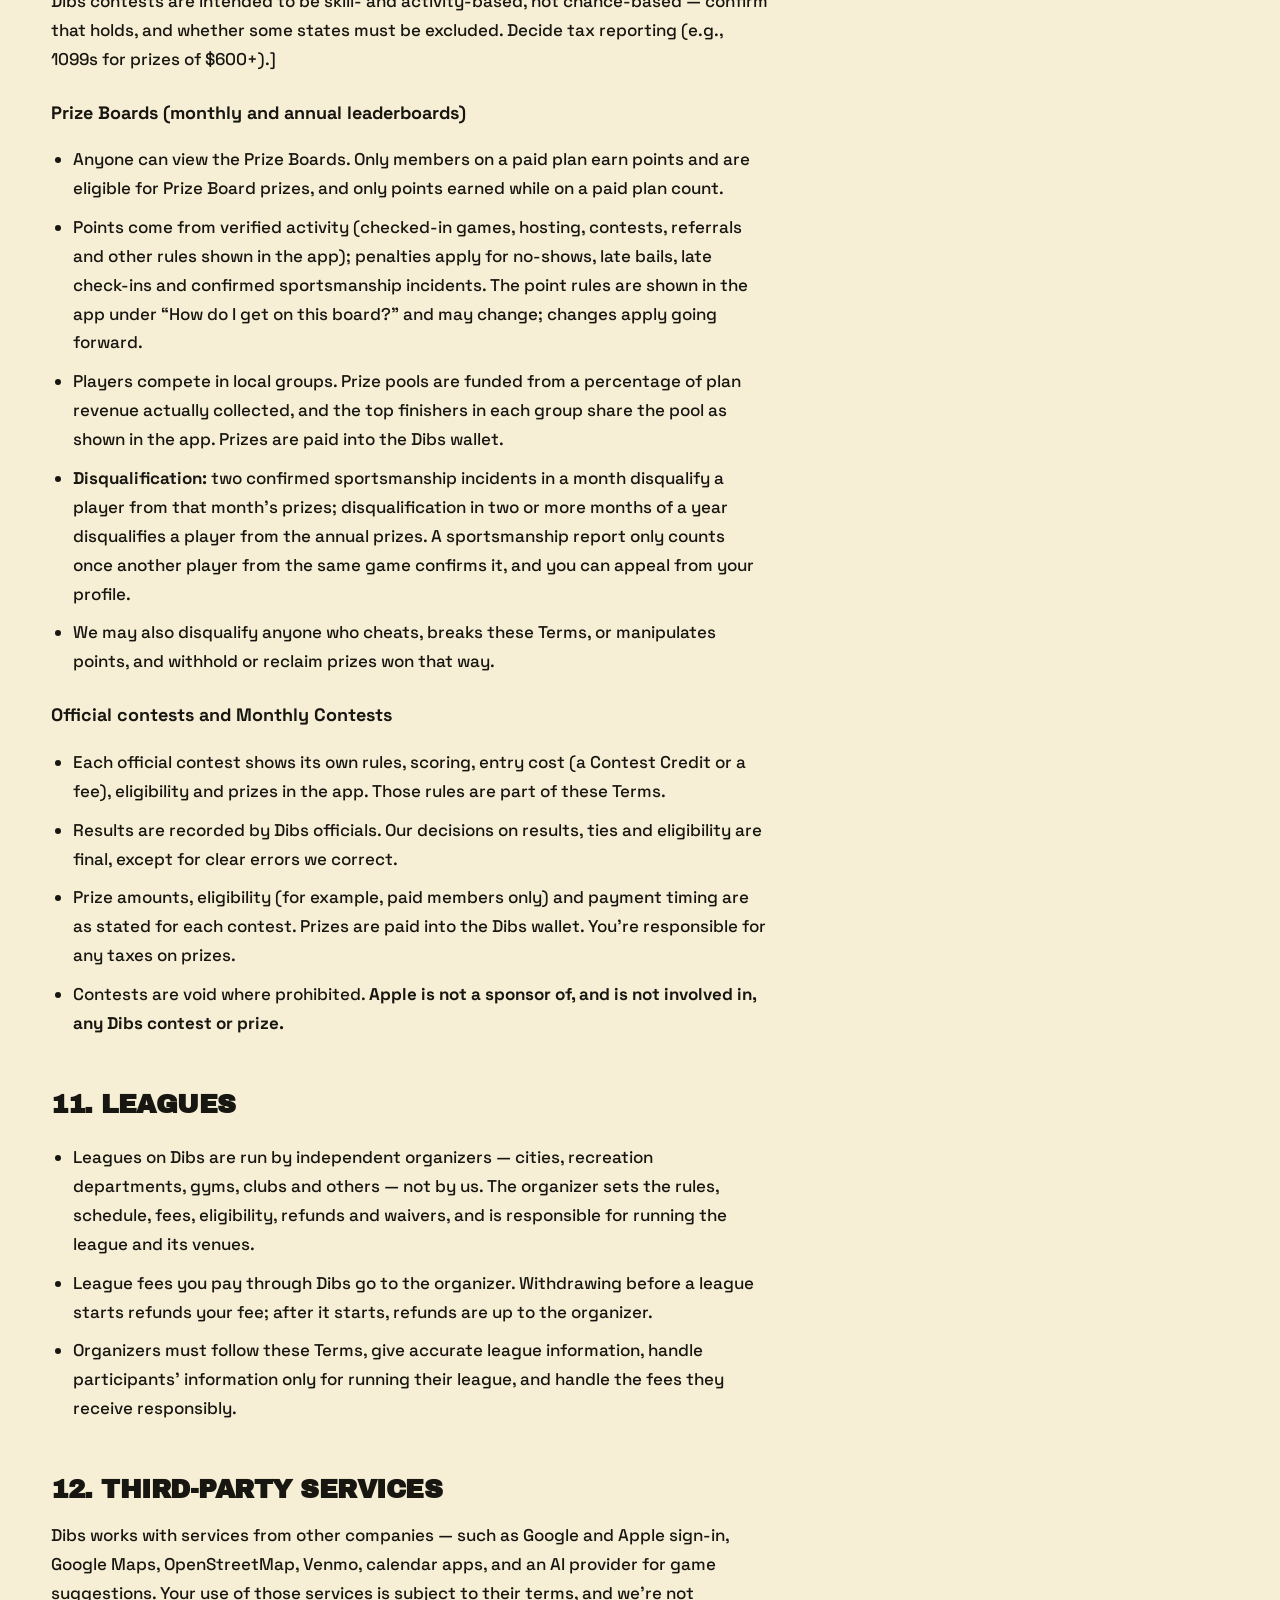
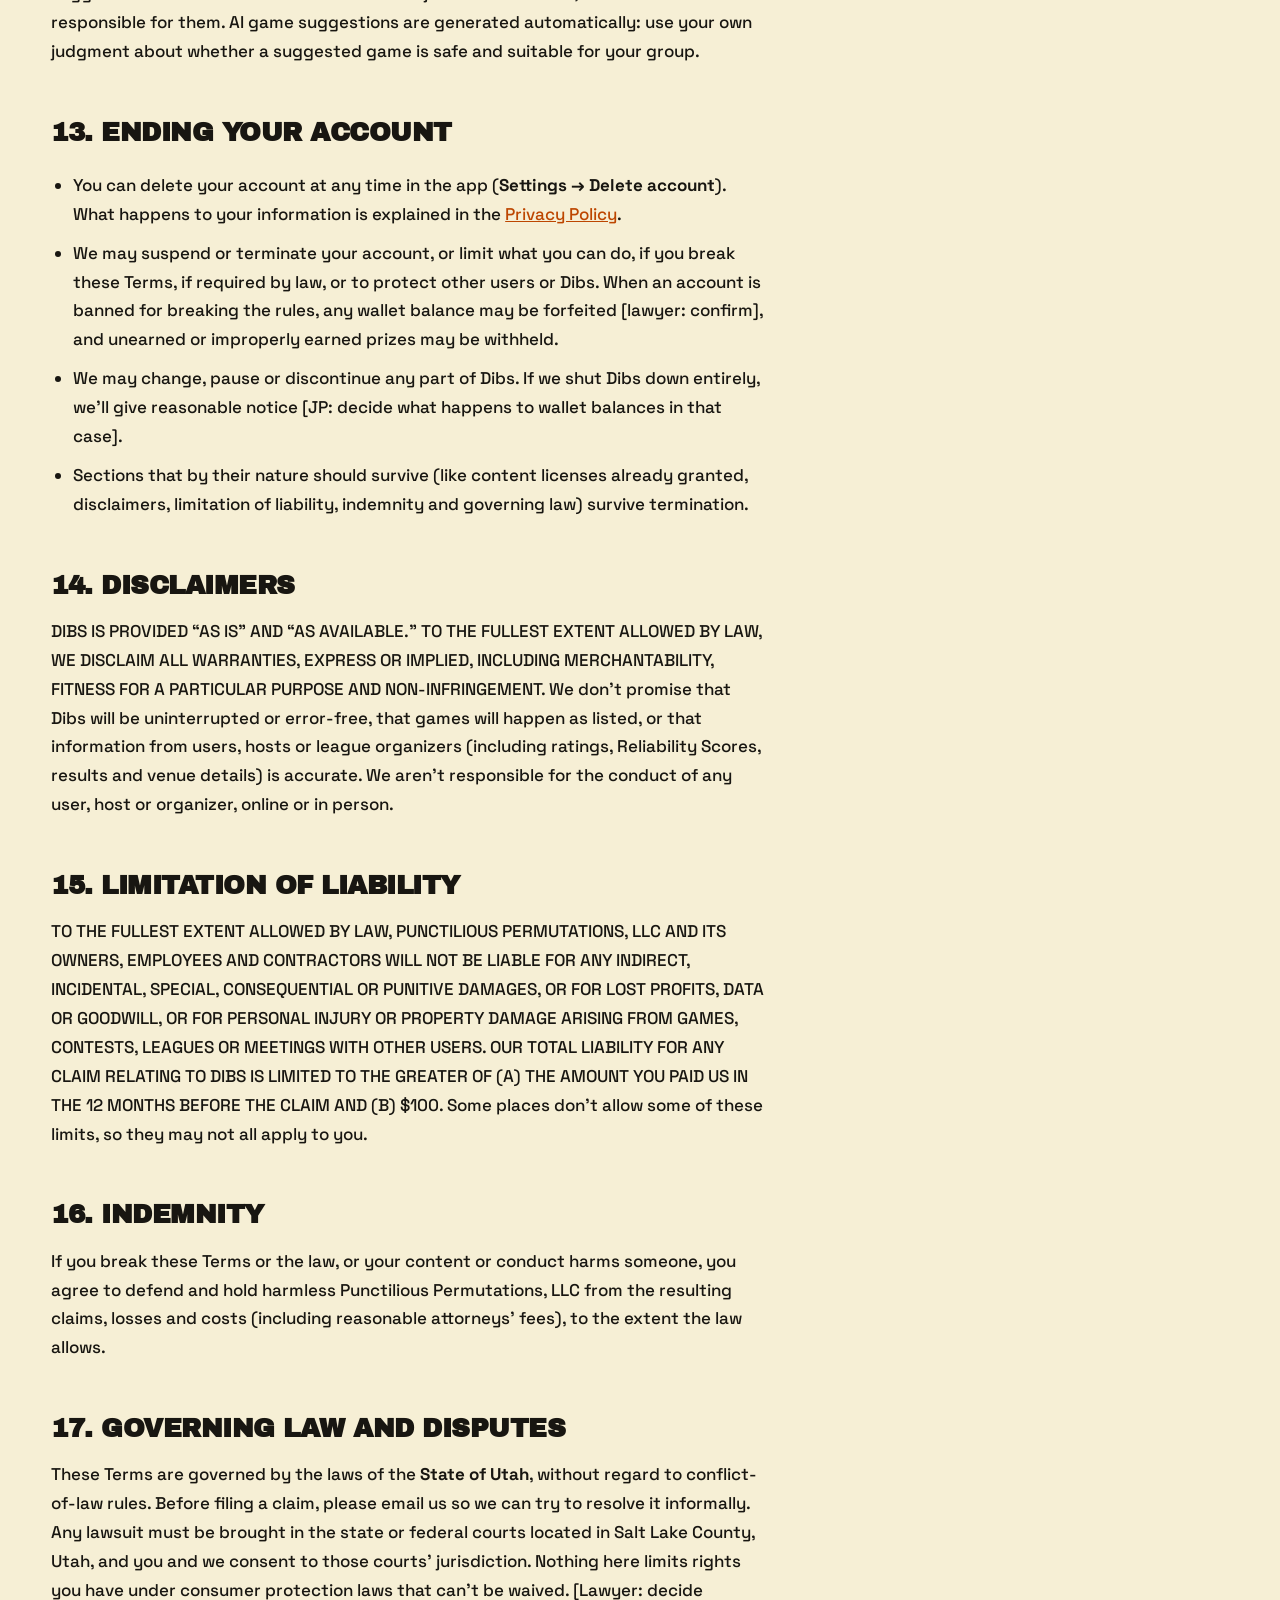
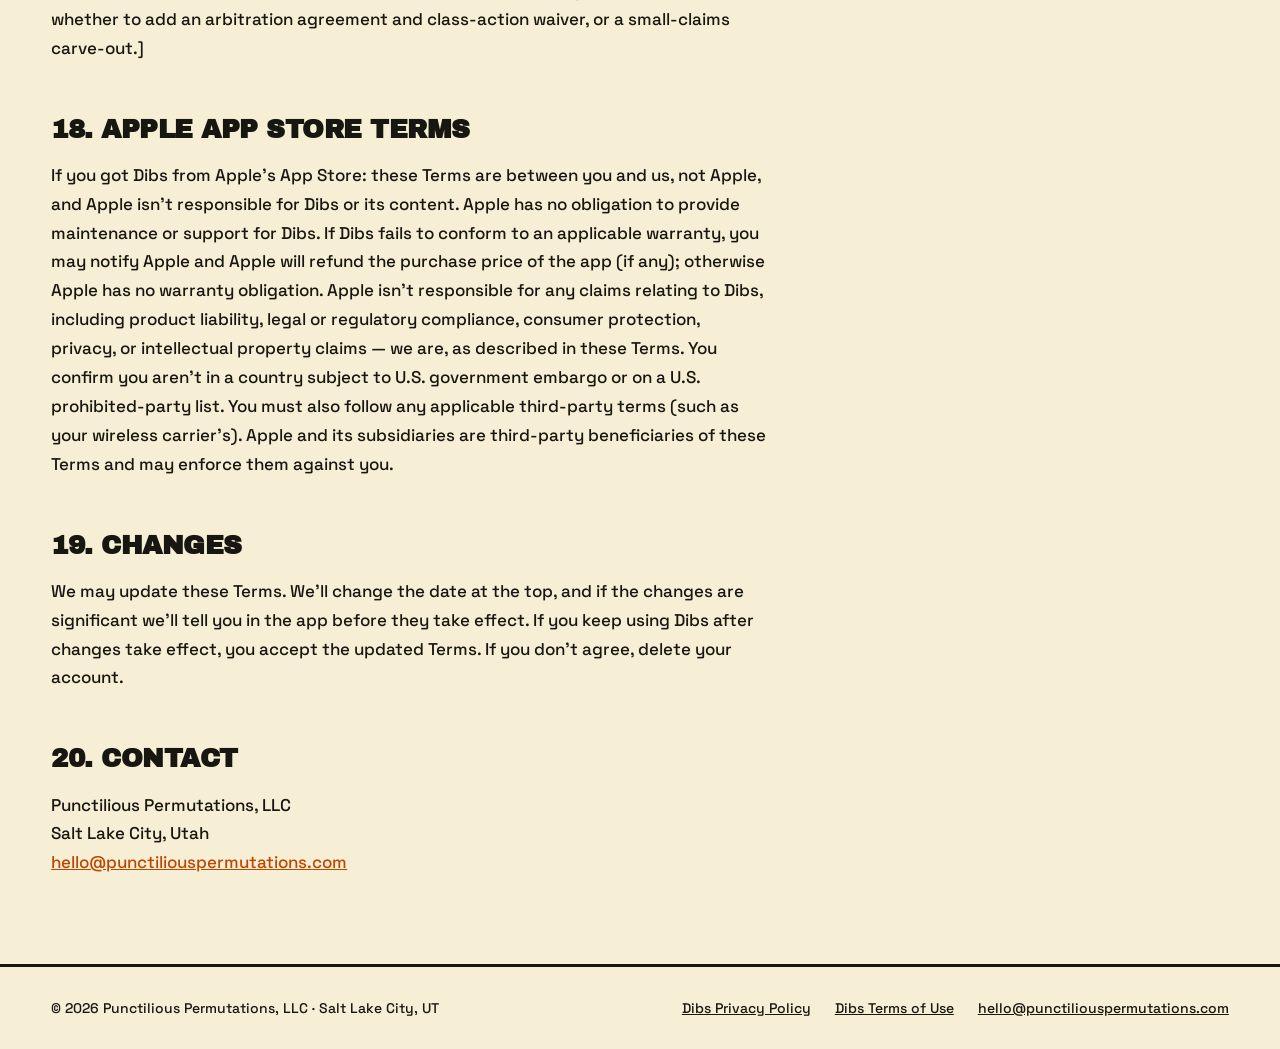
<file: dibs/terms.html>
<!-- DRAFT — review with a lawyer. Not legal advice. Bracketed [notes] are open decisions for JP and the lawyer; remove them before publishing. Written against the Dibs app as of 2026-10-01. -->
<!doctype html>
<html lang="en">
<head>
  <meta charset="utf-8">
  <meta name="viewport" content="width=device-width, initial-scale=1">
  <title>Dibs Terms of Use — Punctilious Permutations</title>
  <meta name="description" content="The rules for using Dibs, the pickup-sports app by Punctilious Permutations, LLC.">
  <link rel="canonical" href="https://punctiliouspermutations.com/dibs/terms">
  <meta name="theme-color" content="#f4efdc">
  <link rel="icon" type="image/svg+xml" href="../favicon.svg">
  <link rel="preconnect" href="https://fonts.googleapis.com">
  <link rel="preconnect" href="https://fonts.gstatic.com" crossorigin>
  <link rel="stylesheet" href="https://fonts.googleapis.com/css2?family=Archivo+Black&family=Space+Grotesk:wght@400;500;700&display=swap">
  <link rel="stylesheet" href="../style.css">
</head>
<body>

<header class="nav">
  <div class="nav-logo"><a href="../">Punctilious Permutations</a></div>
  <nav class="nav-links" aria-label="Dibs legal">
    <a href="privacy">Privacy Policy</a>
    <a class="btn btn-nav" href="mailto:hello@punctiliouspermutations.com">Contact</a>
  </nav>
</header>

<main class="legal">
  <div class="sticker sticker-lime">Dibs</div>
  <h1>Terms of Use</h1>
  <p class="legal-meta"><strong>Effective:</strong> [DATE — set when published] · <strong>Last updated:</strong> October 1, 2026</p>

  <p>These Terms are an agreement between you and <strong>Punctilious Permutations, LLC</strong> (“we”, “us”), a Utah company, about your use of Dibs — our pickup-sports app and website (the “Service”). By creating an account or using Dibs you agree to these Terms and to our <a href="privacy">Privacy Policy</a>. If you don't agree, please don't use Dibs.</p>

  <div class="legal-summary">
    <h2>The short version</h2>
    <ul>
      <li>Be at least 13, keep your account to yourself, and tell the truth on it.</li>
      <li><strong>Zero tolerance:</strong> no harassment, hate, threats, sexual content or spam. We remove content and suspend or ban accounts that break the rules.</li>
      <li>Sports carry real risk. You play at your own risk and you're responsible for your own safety and health.</li>
      <li>Plans renew monthly until you cancel. Wallet money stays in Dibs and can't be cashed out right now.</li>
      <li>You can delete your account in the app any time.</li>
    </ul>
  </div>

  <h2>Contents</h2>
  <ol class="legal-toc">
    <li><a href="#eligibility">Who can use Dibs</a></li>
    <li><a href="#accounts">Your account</a></li>
    <li><a href="#rules">Community rules — zero tolerance</a></li>
    <li><a href="#reporting">Reporting, blocking and enforcement</a></li>
    <li><a href="#content">Your content</a></li>
    <li><a href="#games">Games, hosting and fair play</a></li>
    <li><a href="#risk">Physical activity and assumption of risk</a></li>
    <li><a href="#plans">Plans and subscriptions</a></li>
    <li><a href="#wallet">The Dibs wallet, fees and refunds</a></li>
    <li><a href="#contests">Prize Boards, contests and prizes</a></li>
    <li><a href="#leagues">Leagues</a></li>
    <li><a href="#third">Third-party services</a></li>
    <li><a href="#termination">Ending your account</a></li>
    <li><a href="#disclaimers">Disclaimers</a></li>
    <li><a href="#liability">Limitation of liability</a></li>
    <li><a href="#indemnity">Indemnity</a></li>
    <li><a href="#law">Governing law and disputes</a></li>
    <li><a href="#apple">Apple App Store terms</a></li>
    <li><a href="#changes">Changes</a></li>
    <li><a href="#contact">Contact</a></li>
  </ol>

  <h2 id="eligibility">1. Who can use Dibs</h2>
  <p>You must be at least <strong>13 years old</strong> to use Dibs. If you're under 18 (or the age of majority where you live), you may use Dibs only with the permission of a parent or guardian who agrees to these Terms for you. [JP: confirm 13+. Lawyer: decide whether paid entries, the wallet, subscriptions and prize competitions should require 18+ — the app doesn't check age for those today.] You can't use Dibs if we've previously banned you, or if you're barred from using it under applicable law.</p>
  <p>Some games and leagues set their own age or gender requirements; the person or organization running them decides those.</p>

  <h2 id="accounts">2. Your account</h2>
  <ul>
    <li>Use your real name and keep your information accurate. Don't impersonate anyone.</li>
    <li>One person, one account. Don't share your account or sign-in, and keep your password safe. You're responsible for what happens on your account.</li>
    <li>League organizer accounts belong to the person using them, acting on behalf of their organization; you confirm you're authorized to act for that organization.</li>
    <li>Tell us right away at <a href="mailto:hello@punctiliouspermutations.com">hello@punctiliouspermutations.com</a> if you think someone else is using your account.</li>
  </ul>

  <h2 id="rules">3. Community rules — zero tolerance</h2>
  <p>Dibs is for playing ball, not for hurting people. <strong>We have zero tolerance for objectionable content and abusive users.</strong> You may not post, send or do any of the following — in posts, comments, chat, photos, profiles, team or group names, ratings, or in person at a Dibs game:</p>
  <ul>
    <li>Harassment, bullying, intimidation or stalking.</li>
    <li>Hate speech or slurs, or attacks on anyone because of race, ethnicity, national origin, religion, sex, gender identity, sexual orientation, disability, age or similar characteristics.</li>
    <li>Threats or encouragement of violence or self-harm.</li>
    <li>Sexual or sexually suggestive content, nudity, or any content that sexualizes minors.</li>
    <li>Spam, scams, unauthorized advertising or solicitation.</li>
    <li>Impersonation, or sharing someone else's private information (like their address or phone number) without permission.</li>
    <li>Illegal content or activity, including illegal gambling, or content that infringes someone else's rights.</li>
    <li>Cheating or gaming the system: fake accounts, fake check-ins, collusion, rating manipulation, or abusing reports or appeals.</li>
    <li>Interfering with Dibs: hacking, scraping, overloading our systems, or getting around a block, suspension or ban.</li>
  </ul>
  <p>Talking trash about the game is part of pickup. Crossing into any of the above is not.</p>

  <h2 id="reporting">4. Reporting, blocking and enforcement</h2>
  <ul>
    <li><strong>Report</strong> anything that breaks these rules using “Report” on the post, comment, chat message, profile or league photo. Reports are private.</li>
    <li><strong>Block</strong> any player from their profile or after reporting them. Blocked players can't see your posts or messages or contact you through Dibs, and they aren't told.</li>
    <li>Dibs automatically filters certain objectionable language.</li>
    <li>We review reports and aim to act on them <strong>within 24 hours</strong>. We may remove content, warn you, suspend your account, or permanently ban you — and we may also contact law enforcement where someone's safety is at risk. We decide what's appropriate, and we may act without warning for serious violations.</li>
    <li>If you think we got it wrong, email us and we'll take another look.</li>
  </ul>
  <p>Post-game sportsmanship reviews are a separate fair-play feature (see <a href="#contests">section 10</a>).</p>

  <h2 id="content">5. Your content</h2>
  <p>You own what you post on Dibs. By posting it, you give us a worldwide, non-exclusive, royalty-free license to host, store, display, reproduce, adapt (for example, resize a photo) and distribute it <strong>for the purpose of operating, improving and promoting Dibs</strong>. This license ends when you delete the content or your account, except for content others have already relied on as described in our Privacy Policy (such as anonymous game records), and except where we must keep it for legal reasons.</p>
  <p>You're responsible for what you post. Only post content you have the right to share — including photos of other people, who should be OK with it. We don't pre-screen everything, but we can remove any content at any time.</p>
  <p>League organizers are responsible for the schedules, results, statistics, photos, videos and announcements they publish, and for having the right to publish photos of their participants.</p>
  <p>If you send us ideas or feedback, we can use them without owing you anything.</p>

  <h2 id="games">6. Games, hosting and fair play</h2>
  <ul>
    <li>Dibs helps people find and organize games. <strong>We don't organize, run, supervise or referee pickup games</strong>, and we don't own or control the courts, fields or venues. Hosts and players arrange games among themselves.</li>
    <li>Hosts: describe your game honestly, follow the venue's rules, and cancel in the app if the game is off. Canceling a game refunds in-app entry fees to players.</li>
    <li>Players: show up when you commit. Check-ins, no-shows and late cancellations affect your Reliability Score and Prize Board points as the app describes.</li>
    <li>Location-verified check-in needs your device's location. Don't fake it.</li>
    <li>We don't run background checks on users. Use good judgment when meeting people.</li>
  </ul>

  <h2 id="risk">7. Physical activity and assumption of risk</h2>
  <p>Sports and physical activity involve inherent risks, including injury, illness, disability and in rare cases death, and risks from other players, weather, and the condition of venues and equipment. <strong>By joining, hosting or attending any game, contest or league found through Dibs, you voluntarily accept those risks.</strong> You're responsible for deciding whether you're fit to play, for your own equipment and safety, and for any insurance you need. Talk to a doctor before starting a new activity if you have any concerns.</p>
  <p>To the fullest extent the law allows, you release Punctilious Permutations, LLC from claims arising from injuries or losses that happen at games, contests or leagues you find or join through Dibs. [Lawyer: review this release for enforceability in Utah and whether a separate signed waiver is wise for official Dibs contests; leagues usually carry their own waivers.]</p>

  <h2 id="plans">8. Plans and subscriptions</h2>
  <ul>
    <li>Dibs is free to use. Optional paid plans — <strong>Basic, Premium and Premium+</strong> — add features like Prize Board competition, AI game suggestions, Contest Credits and league stats. Current prices and what each plan includes are shown in the app before you buy.</li>
    <li><strong>Purchases are made on the Dibs website, not through the App Store.</strong> Plans are billed monthly, starting the day you subscribe, and <strong>renew automatically every month</strong> until you cancel.</li>
    <li>Upgrades take effect right away; you pay the prorated difference for the rest of the current billing period. Downgrades and cancellations take effect at the end of the current billing period, and you keep your plan until then.</li>
    <li>If a renewal payment fails, your account moves to the Free plan right away. You can subscribe again at any time.</li>
    <li>Monthly allowances (AI game creations, Contest Credits) reset each billing period and don't roll over.</li>
    <li>Except where required by law or stated in these Terms, payments for plans are non-refundable, including for partial months. Deleting your account ends your plan immediately without a refund.</li>
    <li>We may change prices or plan features. We'll tell you before a price change affects your next renewal, and you can cancel before it does.</li>
  </ul>
  <p>[JP/lawyer: today plans are paid from the wallet. When card billing launches, check the auto-renewal disclosures and online-cancellation requirements in the states where Dibs is offered.]</p>

  <h2 id="wallet">9. The Dibs wallet, fees and refunds</h2>
  <ul>
    <li>The Dibs wallet holds a balance you can use inside Dibs for plans, contest and tournament entry fees, and league fees. Prizes and refunds are paid into it.</li>
    <li><strong>Wallet funds can only be used in Dibs.</strong> They can't currently be withdrawn, cashed out or transferred to another user, they don't earn interest, and they aren't a bank account. [JP/lawyer: decide the cash-out policy before real money and cash prizes go live — paying “cash prizes” into a balance that can't be withdrawn is a problem, and holding user funds may raise money-transmission questions.]</li>
    <li><strong>Entry fees.</strong> Paid tournaments and official contests charge the listed entry fee; Dibs keeps a platform fee from entry fees as shown in the app. If you withdraw before a game or contest starts, or it's canceled, your in-app entry fee (or Contest Credit, if its billing period hasn't ended) is returned. After it starts, entry fees aren't refunded.</li>
    <li><strong>Venmo games.</strong> Some hosts collect money through Venmo. Those payments are between you and the host, outside Dibs; we don't process them, guarantee them, or handle their refunds.</li>
    <li><strong>Deleting your account forfeits any wallet balance</strong>, including refunds credited during deletion. The app warns you before you confirm.</li>
    <li>We may correct errors in your balance, and reverse credits that came from fraud or mistakes.</li>
  </ul>

  <h2 id="contests">10. Prize Boards, contests and prizes</h2>
  <p>[Lawyer: <strong>this whole section needs legal review before cash prizes go live.</strong> Paid entry or paid membership combined with prizes can fall under state gambling, lottery, sweepstakes and contest laws, which vary by state; Apple's App Store rules (guideline 5.3) also require official rules for contests and a statement that Apple isn't a sponsor. Dibs contests are intended to be skill- and activity-based, not chance-based — confirm that holds, and whether some states must be excluded. Decide tax reporting (e.g., 1099s for prizes of $600+).]</p>
  <h3>Prize Boards (monthly and annual leaderboards)</h3>
  <ul>
    <li>Anyone can view the Prize Boards. Only members on a paid plan earn points and are eligible for Prize Board prizes, and only points earned while on a paid plan count.</li>
    <li>Points come from verified activity (checked-in games, hosting, contests, referrals and other rules shown in the app); penalties apply for no-shows, late bails, late check-ins and confirmed sportsmanship incidents. The point rules are shown in the app under “How do I get on this board?” and may change; changes apply going forward.</li>
    <li>Players compete in local groups. Prize pools are funded from a percentage of plan revenue actually collected, and the top finishers in each group share the pool as shown in the app. Prizes are paid into the Dibs wallet.</li>
    <li><strong>Disqualification:</strong> two confirmed sportsmanship incidents in a month disqualify a player from that month's prizes; disqualification in two or more months of a year disqualifies a player from the annual prizes. A sportsmanship report only counts once another player from the same game confirms it, and you can appeal from your profile.</li>
    <li>We may also disqualify anyone who cheats, breaks these Terms, or manipulates points, and withhold or reclaim prizes won that way.</li>
  </ul>
  <h3>Official contests and Monthly Contests</h3>
  <ul>
    <li>Each official contest shows its own rules, scoring, entry cost (a Contest Credit or a fee), eligibility and prizes in the app. Those rules are part of these Terms.</li>
    <li>Results are recorded by Dibs officials. Our decisions on results, ties and eligibility are final, except for clear errors we correct.</li>
    <li>Prize amounts, eligibility (for example, paid members only) and payment timing are as stated for each contest. Prizes are paid into the Dibs wallet. You're responsible for any taxes on prizes.</li>
    <li>Contests are void where prohibited. <strong>Apple is not a sponsor of, and is not involved in, any Dibs contest or prize.</strong></li>
  </ul>

  <h2 id="leagues">11. Leagues</h2>
  <ul>
    <li>Leagues on Dibs are run by independent organizers — cities, recreation departments, gyms, clubs and others — not by us. The organizer sets the rules, schedule, fees, eligibility, refunds and waivers, and is responsible for running the league and its venues.</li>
    <li>League fees you pay through Dibs go to the organizer. Withdrawing before a league starts refunds your fee; after it starts, refunds are up to the organizer.</li>
    <li>Organizers must follow these Terms, give accurate league information, handle participants' information only for running their league, and handle the fees they receive responsibly.</li>
  </ul>

  <h2 id="third">12. Third-party services</h2>
  <p>Dibs works with services from other companies — such as Google and Apple sign-in, Google Maps, OpenStreetMap, Venmo, calendar apps, and an AI provider for game suggestions. Your use of those services is subject to their terms, and we're not responsible for them. AI game suggestions are generated automatically: use your own judgment about whether a suggested game is safe and suitable for your group.</p>

  <h2 id="termination">13. Ending your account</h2>
  <ul>
    <li>You can delete your account at any time in the app (<strong>Settings → Delete account</strong>). What happens to your information is explained in the <a href="privacy#delete">Privacy Policy</a>.</li>
    <li>We may suspend or terminate your account, or limit what you can do, if you break these Terms, if required by law, or to protect other users or Dibs. When an account is banned for breaking the rules, any wallet balance may be forfeited [lawyer: confirm], and unearned or improperly earned prizes may be withheld.</li>
    <li>We may change, pause or discontinue any part of Dibs. If we shut Dibs down entirely, we'll give reasonable notice [JP: decide what happens to wallet balances in that case].</li>
    <li>Sections that by their nature should survive (like content licenses already granted, disclaimers, limitation of liability, indemnity and governing law) survive termination.</li>
  </ul>

  <h2 id="disclaimers">14. Disclaimers</h2>
  <p>DIBS IS PROVIDED “AS IS” AND “AS AVAILABLE.” TO THE FULLEST EXTENT ALLOWED BY LAW, WE DISCLAIM ALL WARRANTIES, EXPRESS OR IMPLIED, INCLUDING MERCHANTABILITY, FITNESS FOR A PARTICULAR PURPOSE AND NON-INFRINGEMENT. We don't promise that Dibs will be uninterrupted or error-free, that games will happen as listed, or that information from users, hosts or league organizers (including ratings, Reliability Scores, results and venue details) is accurate. We aren't responsible for the conduct of any user, host or organizer, online or in person.</p>

  <h2 id="liability">15. Limitation of liability</h2>
  <p>TO THE FULLEST EXTENT ALLOWED BY LAW, PUNCTILIOUS PERMUTATIONS, LLC AND ITS OWNERS, EMPLOYEES AND CONTRACTORS WILL NOT BE LIABLE FOR ANY INDIRECT, INCIDENTAL, SPECIAL, CONSEQUENTIAL OR PUNITIVE DAMAGES, OR FOR LOST PROFITS, DATA OR GOODWILL, OR FOR PERSONAL INJURY OR PROPERTY DAMAGE ARISING FROM GAMES, CONTESTS, LEAGUES OR MEETINGS WITH OTHER USERS. OUR TOTAL LIABILITY FOR ANY CLAIM RELATING TO DIBS IS LIMITED TO THE GREATER OF (A) THE AMOUNT YOU PAID US IN THE 12 MONTHS BEFORE THE CLAIM AND (B) $100. Some places don't allow some of these limits, so they may not all apply to you.</p>

  <h2 id="indemnity">16. Indemnity</h2>
  <p>If you break these Terms or the law, or your content or conduct harms someone, you agree to defend and hold harmless Punctilious Permutations, LLC from the resulting claims, losses and costs (including reasonable attorneys' fees), to the extent the law allows.</p>

  <h2 id="law">17. Governing law and disputes</h2>
  <p>These Terms are governed by the laws of the <strong>State of Utah</strong>, without regard to conflict-of-law rules. Before filing a claim, please email us so we can try to resolve it informally. Any lawsuit must be brought in the state or federal courts located in Salt Lake County, Utah, and you and we consent to those courts' jurisdiction. Nothing here limits rights you have under consumer protection laws that can't be waived. [Lawyer: decide whether to add an arbitration agreement and class-action waiver, or a small-claims carve-out.]</p>

  <h2 id="apple">18. Apple App Store terms</h2>
  <p>If you got Dibs from Apple's App Store: these Terms are between you and us, not Apple, and Apple isn't responsible for Dibs or its content. Apple has no obligation to provide maintenance or support for Dibs. If Dibs fails to conform to an applicable warranty, you may notify Apple and Apple will refund the purchase price of the app (if any); otherwise Apple has no warranty obligation. Apple isn't responsible for any claims relating to Dibs, including product liability, legal or regulatory compliance, consumer protection, privacy, or intellectual property claims — we are, as described in these Terms. You confirm you aren't in a country subject to U.S. government embargo or on a U.S. prohibited-party list. You must also follow any applicable third-party terms (such as your wireless carrier's). Apple and its subsidiaries are third-party beneficiaries of these Terms and may enforce them against you.</p>

  <h2 id="changes">19. Changes</h2>
  <p>We may update these Terms. We'll change the date at the top, and if the changes are significant we'll tell you in the app before they take effect. If you keep using Dibs after changes take effect, you accept the updated Terms. If you don't agree, delete your account.</p>

  <h2 id="contact">20. Contact</h2>
  <p>Punctilious Permutations, LLC<br>Salt Lake City, Utah<br><a href="mailto:hello@punctiliouspermutations.com">hello@punctiliouspermutations.com</a></p>
</main>

<footer class="footer">
  <div>© 2026 Punctilious Permutations, LLC · Salt Lake City, UT</div>
  <div class="footer-links">
    <a href="privacy">Dibs Privacy Policy</a>
    <a href="terms">Dibs Terms of Use</a>
    <a href="mailto:hello@punctiliouspermutations.com">hello@punctiliouspermutations.com</a>
  </div>
</footer>

</body>
</html>
</file>
<file: style.css>
:root {
  --cream: oklch(0.95 0.035 95);
  --paper: oklch(0.98 0.005 95);
  --ink: oklch(0.2 0.01 90);
  --orange: oklch(0.72 0.19 45);
  --lime: oklch(0.82 0.19 135);
  --sky: oklch(0.72 0.13 235);
  --display: 'Archivo Black', 'Arial Black', sans-serif;
  --body: 'Space Grotesk', 'Trebuchet MS', sans-serif;
}

* { box-sizing: border-box; }

body {
  margin: 0;
  background: var(--cream);
  color: var(--ink);
  font-family: var(--body);
  overflow-x: hidden;
}

a { color: oklch(0.55 0.17 45); }
a:hover { color: oklch(0.45 0.17 45); }

h1, h2, h3 { font-family: var(--display); text-transform: uppercase; margin: 0; }

/* ---------- shared pieces ---------- */

.btn {
  display: inline-flex;
  align-items: center;
  justify-content: center;
  border: 3px solid var(--ink);
  text-decoration: none;
  font-family: var(--display);
  text-transform: uppercase;
  transition: transform 120ms ease, box-shadow 120ms ease;
}
.btn:hover { transform: translate(-2px, -2px); }
.btn:active { transform: translate(2px, 2px); }

.btn-nav {
  height: 52px; padding: 0 26px;
  background: var(--orange); color: var(--ink);
  box-shadow: 5px 5px 0 var(--ink);
  font-family: var(--body); font-weight: 700; font-size: 16px;
}
.btn-nav:hover { color: var(--ink); box-shadow: 7px 7px 0 var(--ink); }

.btn-dark {
  height: 64px; padding: 0 36px;
  background: var(--ink); color: var(--cream);
  box-shadow: 6px 6px 0 var(--lime);
  font-size: 18px;
}
.btn-dark:hover { color: var(--cream); box-shadow: 8px 8px 0 var(--lime); }

.btn-light {
  height: 64px; padding: 0 36px;
  background: var(--paper); color: var(--ink);
  box-shadow: 6px 6px 0 var(--ink);
  font-size: 18px;
}
.btn-light:hover { color: var(--ink); box-shadow: 8px 8px 0 var(--ink); }

.btn-small { height: 54px; padding: 0 28px; font-size: 15px; box-shadow: 5px 5px 0 var(--paper); }
.btn-small:hover { box-shadow: 7px 7px 0 var(--paper); }

.btn-email {
  height: 68px; padding: 0 44px; font-size: 18px;
  text-transform: lowercase;
  box-shadow: 8px 8px 0 var(--paper);
}
.btn-email:hover { box-shadow: 10px 10px 0 var(--paper); }

.sticker {
  display: inline-flex;
  align-items: center;
  gap: 10px;
  border: 3px solid var(--ink);
  box-shadow: 6px 6px 0 var(--ink);
  padding: 14px 22px;
  font-family: var(--display);
  font-size: 16px;
  text-transform: uppercase;
}
.sticker-lime { background: var(--lime); }
.sticker-sky { background: var(--sky); color: var(--paper); }
.sticker-paper { background: var(--paper); }

.highlight { padding: 0 16px; display: inline-block; }
.highlight-orange { background: var(--orange); box-shadow: 6px 6px 0 var(--ink); }
.highlight-lime { background: var(--lime); }
.statement .highlight-orange { box-shadow: none; padding: 2px 12px; }
.statement .highlight-lime { padding: 2px 12px; }
.tilt { transform: rotate(-1deg); }

/* ---------- nav ---------- */

.nav {
  display: flex;
  align-items: center;
  justify-content: space-between;
  gap: 16px;
  padding: 24px clamp(20px, 4vw, 56px);
  border-bottom: 3px solid var(--ink);
}

.nav-logo {
  background: var(--lime);
  border: 3px solid var(--ink);
  box-shadow: 5px 5px 0 var(--ink);
  padding: 10px 18px;
  transform: rotate(-2deg);
  font-family: var(--display);
  font-size: clamp(12px, 1.5vw, 18px);
  text-transform: uppercase;
  letter-spacing: 0.5px;
}

.nav-links { display: flex; align-items: center; gap: 28px; }
.nav-links > a:not(.btn) {
  text-decoration: none;
  color: var(--ink);
  font-weight: 700;
  font-size: 16px;
  text-transform: uppercase;
}

/* ---------- hero ---------- */

.hero {
  position: relative;
  padding: clamp(48px, 7vw, 88px) clamp(20px, 4vw, 56px) clamp(52px, 8vw, 96px);
}

.hero h1 {
  font-size: clamp(46px, 7.2vw, 104px);
  line-height: 1;
  letter-spacing: -2px;
  max-width: 1000px;
}

.hero-badge-1 { position: absolute; right: 8%; top: 72px; animation: bob 5s ease-in-out infinite; }
.hero-badge-2 { position: absolute; right: 15%; top: 300px; animation: bob2 6s ease-in-out infinite; }

.hero-sub {
  margin: 36px 0 0;
  max-width: 600px;
  font-size: clamp(17px, 1.6vw, 21px);
  line-height: 1.6;
  font-weight: 500;
}

.hero-actions { display: flex; flex-wrap: wrap; align-items: center; gap: 20px; margin-top: 44px; }

/* ---------- ticker ---------- */

.ticker {
  border-top: 3px solid var(--ink);
  border-bottom: 3px solid var(--ink);
  background: var(--paper);
  overflow: hidden;
  padding: 16px 0;
}
.ticker-track { display: flex; width: max-content; animation: ticker 45s linear infinite; }
.ticker-row {
  display: flex;
  gap: 28px;
  padding-right: 28px;
  align-items: center;
  font-family: var(--display);
  font-size: 20px;
  text-transform: uppercase;
  white-space: nowrap;
}
.chip { padding: 4px 12px; }
.chip-orange { background: var(--orange); }
.chip-lime { background: var(--lime); }
.chip-sky { background: var(--sky); color: var(--paper); }
.star { width: 16px; height: 16px; fill: var(--ink); flex-shrink: 0; }

/* ---------- sections ---------- */

.section { padding: clamp(56px, 7vw, 100px) clamp(20px, 4vw, 56px) clamp(48px, 6vw, 88px); }
.section h2 { font-size: clamp(30px, 3.6vw, 48px); letter-spacing: -1px; }
.section-sub { margin: 20px 0 0; max-width: 640px; font-size: clamp(15px, 1.5vw, 19px); line-height: 1.6; font-weight: 500; }

.section-band {
  border-top: 3px solid var(--ink);
  border-bottom: 3px solid var(--ink);
  background: var(--paper);
}

.cards {
  display: grid;
  grid-template-columns: repeat(3, minmax(0, 1fr));
  gap: 36px;
  margin-top: clamp(32px, 4vw, 56px);
}

.card {
  background: var(--paper);
  border: 3px solid var(--ink);
  box-shadow: 8px 8px 0 var(--ink);
  padding: 32px;
}
.tilt-l { transform: rotate(-1.2deg); }
.tilt-r { transform: rotate(1deg); }
.tilt-l2 { transform: rotate(-0.8deg); }

.card-icon {
  display: flex;
  align-items: center;
  justify-content: center;
  width: 60px;
  height: 60px;
  border: 3px solid var(--ink);
}
.icon-orange { background: var(--orange); }
.icon-lime { background: var(--lime); }
.icon-sky { background: var(--sky); }

.card h3 { margin-top: 22px; font-size: 24px; }
.card p { margin: 12px 0 0; font-size: 16px; line-height: 1.65; font-weight: 500; }

.slot {
  border: 3px dashed var(--ink);
  background: var(--cream);
  min-height: 260px;
  display: flex;
  align-items: center;
  justify-content: center;
}
.bob-1 { box-shadow: 5px 5px 0 var(--ink); padding: 12px 20px; animation: bob 5s ease-in-out infinite; }
.bob-2 { box-shadow: 5px 5px 0 var(--ink); padding: 12px 20px; animation: bob2 6s ease-in-out infinite; }

.card-orange {
  background: var(--orange);
  min-height: 260px;
  display: flex;
  flex-direction: column;
  align-items: center;
  justify-content: center;
  gap: 20px;
  text-align: center;
}
.your-app h3 { margin-top: 0; font-size: 26px; letter-spacing: -0.5px; }

.app-card { min-height: 220px; display: flex; flex-direction: column; align-items: flex-start; }
.app-card h3 { margin-top: 20px; overflow-wrap: anywhere; }
.app-tag {
  display: inline-block;
  border: 3px solid var(--ink);
  padding: 4px 10px;
  font-family: var(--display);
  font-size: 12px;
  text-transform: uppercase;
  letter-spacing: 0.5px;
}
.tag-lime { background: var(--lime); }
.tag-orange { background: var(--orange); }
.tag-sky { background: var(--sky); color: var(--paper); }

.statement {
  margin: 0;
  font-family: var(--display);
  font-size: clamp(22px, 3.2vw, 42px);
  line-height: 1.35;
  text-transform: uppercase;
  letter-spacing: -1px;
  max-width: 1100px;
}

/* ---------- contact + footer ---------- */

.contact {
  border-top: 3px solid var(--ink);
  background: var(--orange);
  padding: clamp(52px, 7vw, 88px) clamp(20px, 4vw, 56px);
  text-align: center;
}
.contact h2 { font-size: clamp(32px, 4.2vw, 56px); letter-spacing: -1px; }
.contact p { margin: 16px 0 36px; font-size: clamp(16px, 1.6vw, 20px); font-weight: 500; }

.footer {
  display: flex;
  align-items: center;
  justify-content: space-between;
  flex-wrap: wrap;
  gap: 12px 24px;
  padding: 32px clamp(20px, 4vw, 56px);
  border-top: 3px solid var(--ink);
  font-weight: 500;
  font-size: 14px;
}
.footer-links { display: flex; flex-wrap: wrap; gap: 12px 24px; }
.footer-links a { color: var(--ink); }

/* ---------- motion ---------- */

@keyframes bob {
  0%, 100% { transform: translateY(0) rotate(-4deg); }
  50% { transform: translateY(-12px) rotate(-7deg); }
}
@keyframes bob2 {
  0%, 100% { transform: translateY(-6px) rotate(5deg); }
  50% { transform: translateY(10px) rotate(8deg); }
}
@keyframes ticker {
  from { transform: translateX(0); }
  to { transform: translateX(-50%); }
}

@media (prefers-reduced-motion: reduce) {
  .ticker-track, .hero-badge-1, .hero-badge-2, .bob-1, .bob-2 { animation: none; }
  .btn { transition: none; }
}

/* ---------- responsive ---------- */

@media (max-width: 960px) {
  .hero-badge-1 { right: 4%; top: 40px; }
  .hero-badge-2 { display: none; }
  .cards { grid-template-columns: 1fr; gap: 28px; }
  .slot, .card-orange { min-height: 180px; }
  .app-card { min-height: 0; }
}

@media (max-width: 720px) {
  .nav-links > a:not(.btn) { display: none; }
  .hero-badge-1 { position: static; margin-bottom: 24px; }
  .hero h1 { letter-spacing: -1px; }
  .hero h1 .highlight { padding: 0 8px; box-shadow: 4px 4px 0 var(--ink); }
  .hero-actions .btn { width: 100%; }
  .btn-email { width: 100%; padding: 0 12px; font-size: 14px; }
  .sticker { font-size: 13px; padding: 10px 16px; }
  .footer { flex-direction: column; align-items: flex-start; }
}

/* ---------- legal pages (dibs/privacy, dibs/terms) ---------- */

.nav-logo a { color: inherit; text-decoration: none; }

.legal {
  max-width: 820px;
  padding: clamp(40px, 6vw, 80px) clamp(20px, 4vw, 56px) clamp(48px, 6vw, 88px);
  font-size: 17px;
  line-height: 1.7;
  font-weight: 500;
  overflow-wrap: anywhere;
}
.legal h1 { font-size: clamp(34px, 5vw, 60px); line-height: 1.05; letter-spacing: -1px; margin-top: 22px; }
.legal h2 { font-size: clamp(20px, 2.4vw, 26px); letter-spacing: -0.5px; margin: 44px 0 10px; }
.legal h3 { font-family: var(--body); text-transform: none; font-size: 18px; font-weight: 700; margin: 24px 0 6px; }
.legal p, .legal li { margin: 10px 0; }
.legal ul { padding-left: 22px; }
.legal-meta { font-size: 15px; margin-top: 18px; }
.legal-summary {
  background: var(--paper);
  border: 3px solid var(--ink);
  box-shadow: 6px 6px 0 var(--ink);
  padding: 6px 22px 12px;
  margin: 28px 0 8px;
}
.legal .legal-summary h2 { margin-top: 18px; }
.legal table { width: 100%; border-collapse: collapse; margin: 14px 0; font-size: 15px; background: var(--paper); border: 3px solid var(--ink); }
.legal th, .legal td { text-align: left; vertical-align: top; padding: 10px 12px; border-bottom: 2px solid var(--ink); }
.legal th { font-family: var(--display); text-transform: uppercase; font-weight: 400; font-size: 13px; }
.legal-toc { columns: 2; column-gap: 32px; font-size: 15px; }

@media (max-width: 720px) {
  .legal { font-size: 16px; }
  .legal-toc { columns: 1; }
  .legal table, .legal tbody, .legal tr, .legal td { display: block; }
  .legal thead { display: none; }
  .legal td { border-bottom: none; padding: 4px 12px; }
  .legal tr { border-bottom: 2px solid var(--ink); padding: 8px 0; }
  .legal td:first-child { font-weight: 700; }
}
</file>
